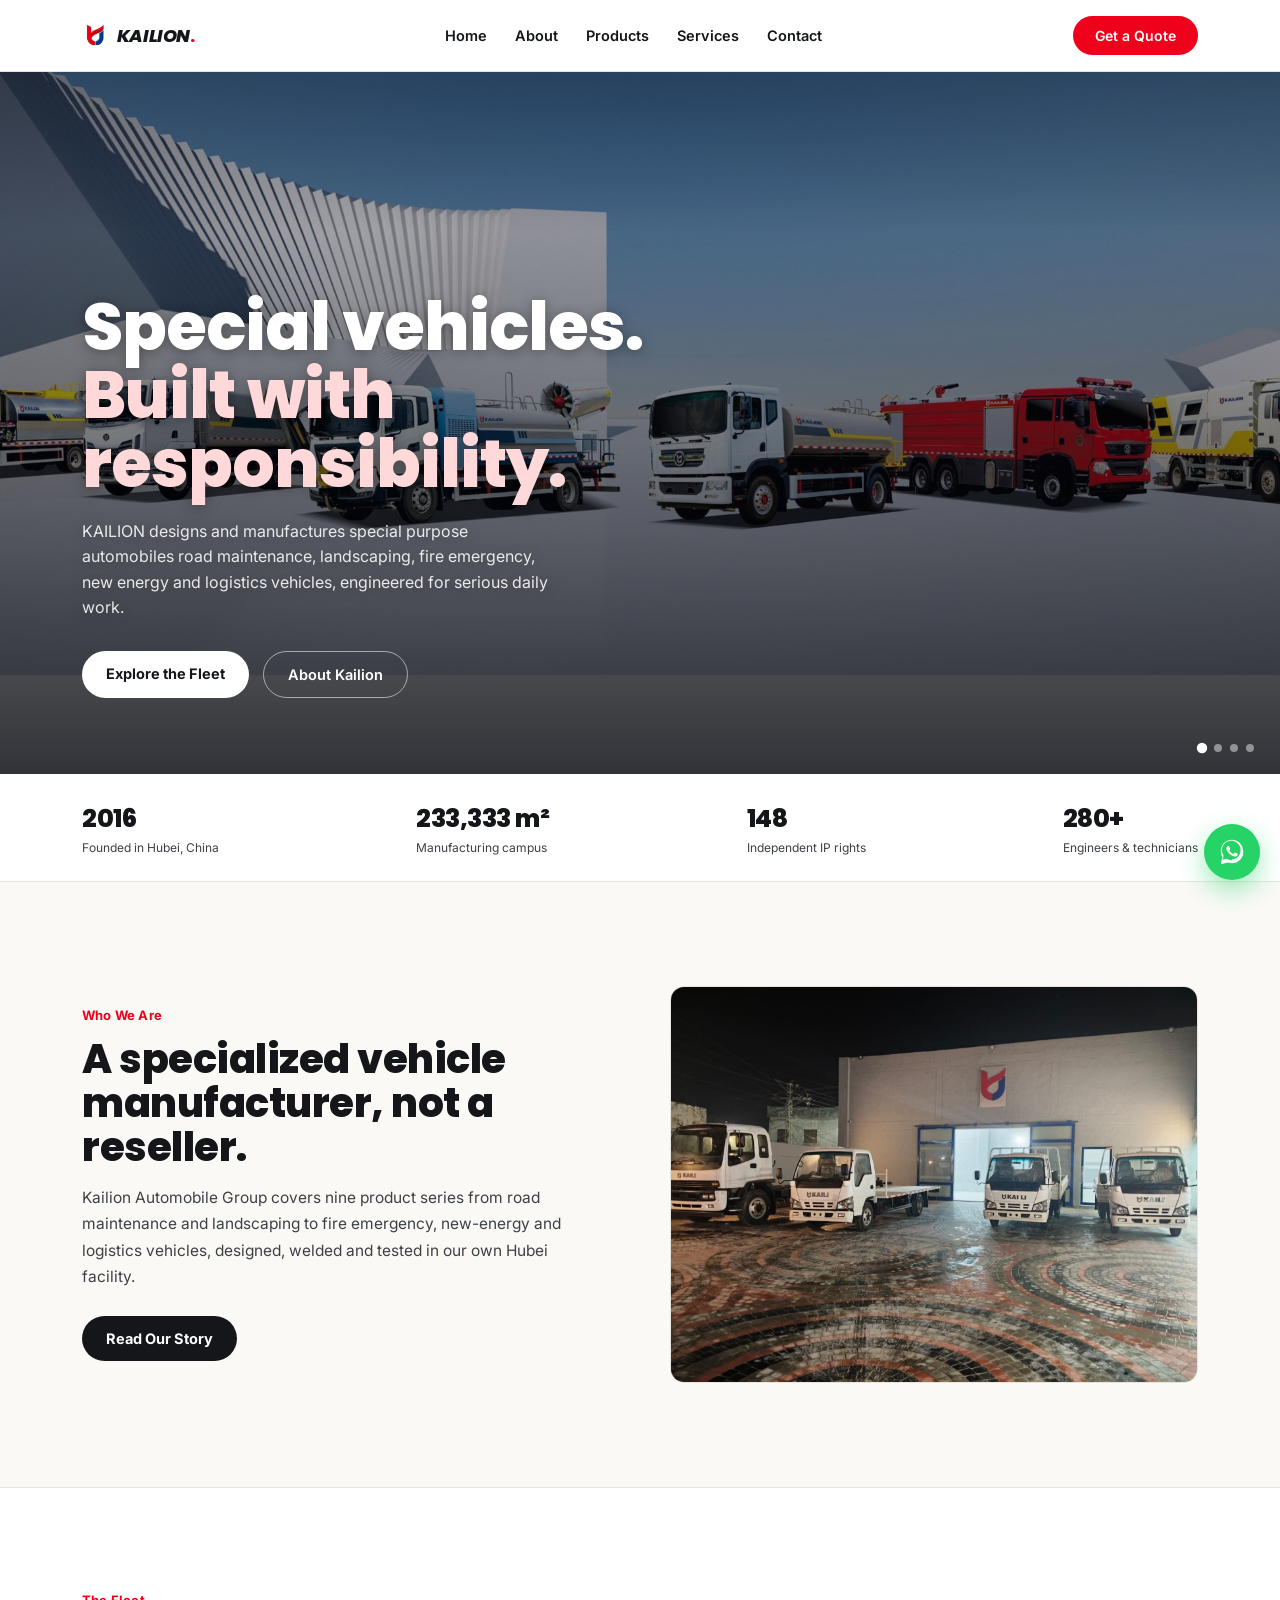
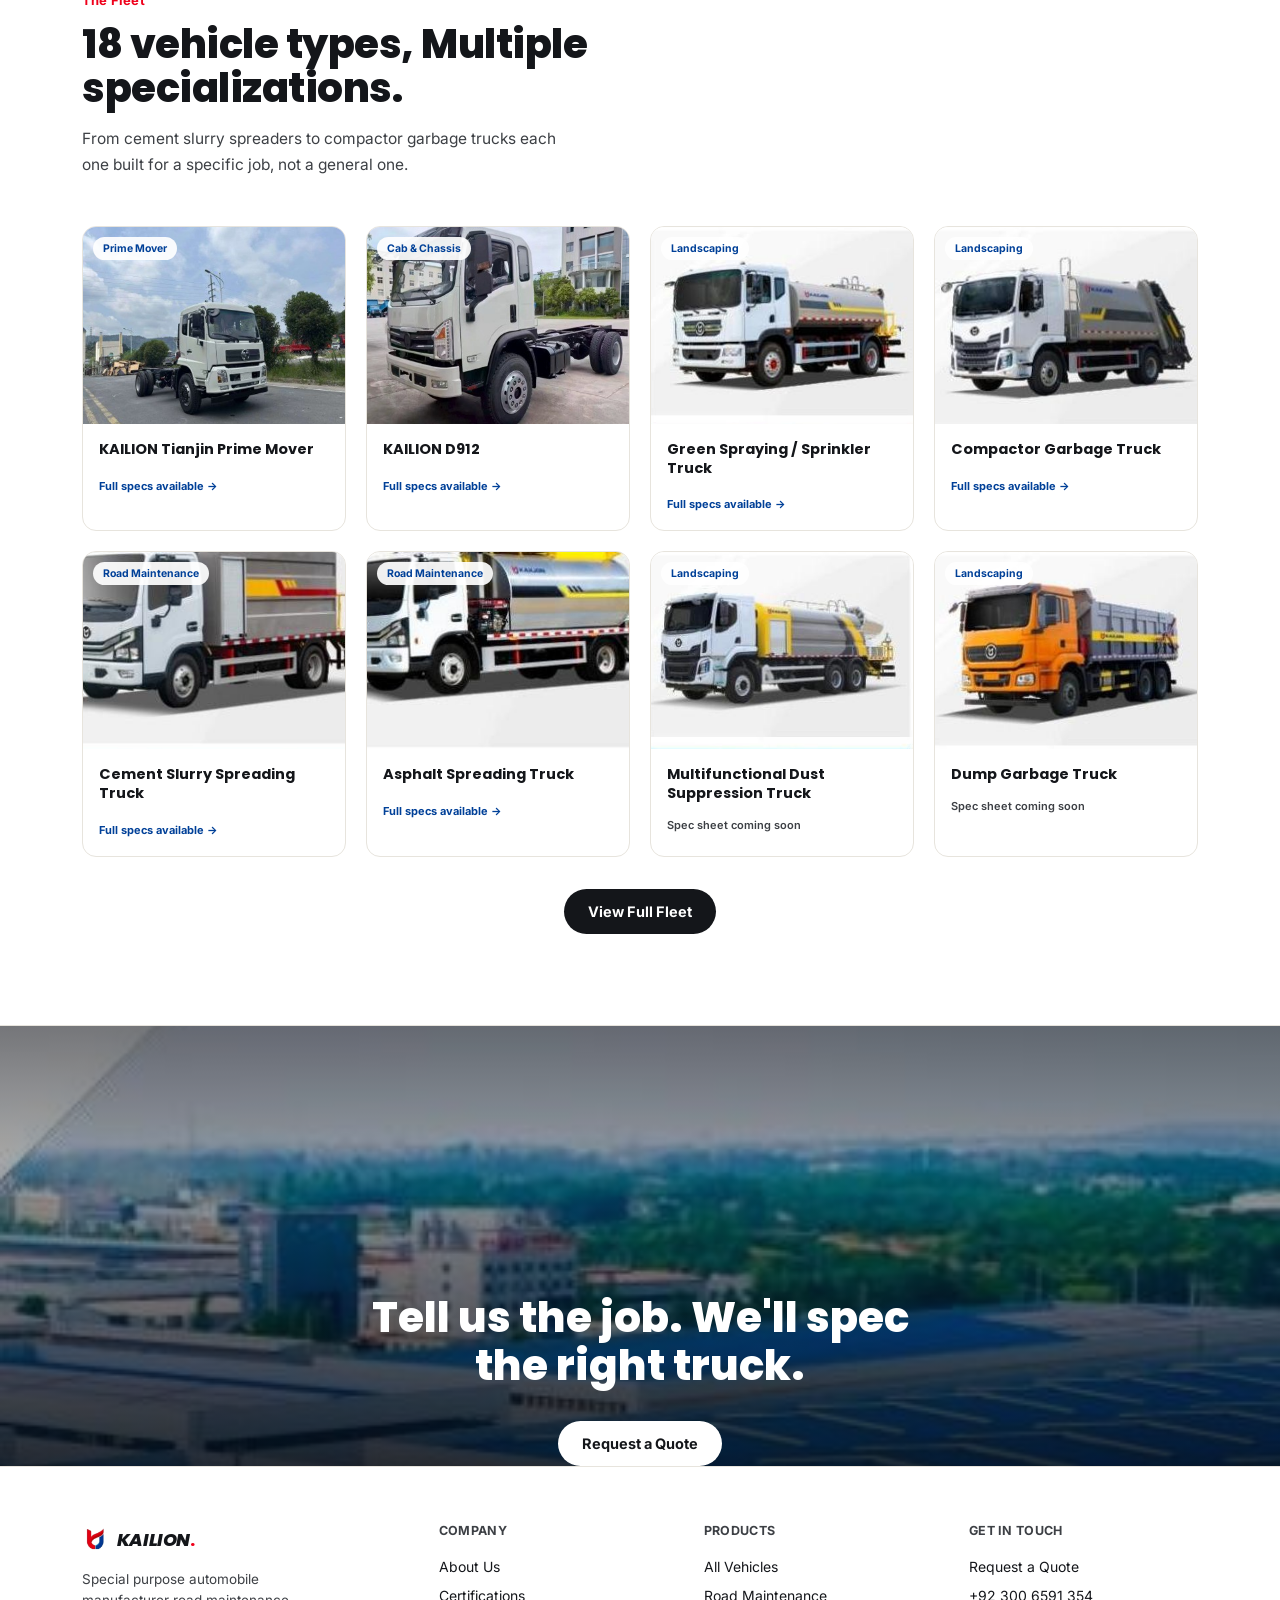
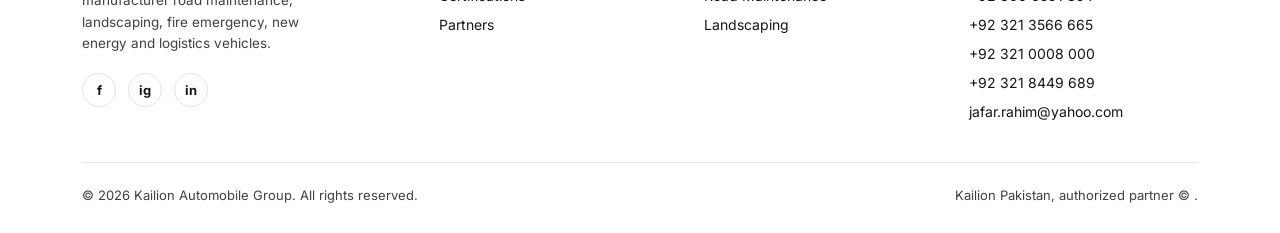
<file: index.html>
<!DOCTYPE html>
<html lang="en">
<head>
<meta charset="UTF-8">
<meta name="viewport" content="width=device-width, initial-scale=1.0">
<title>Kailion FuelTruck Partners</title>
<meta name="description" content="Kailion — Chinese special-purpose automobile manufacturer with an authorized Pakistan partnership. Road maintenance, landscaping, fire emergency, new energy and logistics vehicles.">
<meta property="og:title" content="Kailion Trucks — Special Automobile Group">
<meta property="og:description" content="Special-purpose vehicles manufactured in China, sold and serviced in Pakistan through an authorized partnership.">
<meta property="og:type" content="website">
<meta name="twitter:card" content="summary_large_image">
<link rel="preconnect" href="https://fonts.googleapis.com">
<link rel="preconnect" href="https://fonts.gstatic.com" crossorigin>
<link href="https://fonts.googleapis.com/css2?family=Inter:wght@400;500;600;700;800&family=Poppins:ital,wght@0,700;0,800;1,700;1,800&display=swap" rel="stylesheet">
<!-- PASTE GOOGLE SEARCH CONSOLE VERIFICATION TAG HERE (only needed on index.html, but fine on every page) -->
<link rel="canonical" href="https://kailiontrucks.com/">
<link rel="icon" type="image/x-icon" href="favicon.ico">
<link rel="icon" type="image/png" sizes="32x32" href="assets/img/favicon-32.png">
<link rel="icon" type="image/png" sizes="16x16" href="assets/img/favicon-16.png">
<link rel="apple-touch-icon" sizes="180x180" href="assets/img/apple-touch-icon.png">
<link rel="stylesheet" href="css/style.css">
</head>
<body>

<header id="siteHeader">
  <div class="wrap">
    <a class="logo" href="index.html"><img src="assets/img/kailion-logo.png" alt="Kailion" style="height:34px; width:auto;"><span class="logo-word">KAILION<span style="color:var(--red);font-style:normal;">.</span></span></a>
        <nav class="links">
      <a href="index.html" class="active">Home</a>
      <a href="about.html">About</a>
      <a href="products.html">Products</a>
      <a href="services.html">Services</a>
      <a href="contact.html">Contact</a>
    </nav>
    <a href="https://wa.me/923006591354?text=Hi%2C%20I%27m%20interested%20in%20Kailion%20vehicles" class="cta-pill" target="_blank" rel="noopener">Get a Quote</a>
    <button class="burger" id="burgerBtn" aria-label="Menu"><span></span><span></span><span></span></button>
  </div>
</header>

<div id="mobileNav">
  <div class="mtop"><div class="logo"><img src="assets/img/kailion-logo.png" alt="Kailion" style="height:34px; width:auto;"><span class="logo-word">KAILION<span style="color:var(--red);font-style:normal;">.</span></span></div><button class="close" id="mobileNavClose">×</button></div>
    <a href="index.html">Home</a>
  <a href="about.html">About</a>
  <a href="products.html">Products</a>
  <a href="services.html">Services</a>
  <a href="contact.html">Contact</a>
</div>

<!-- HERO SLIDER -->
<section class="photo-hero hero-main" id="heroSlider">
  <div class="slide-track">
    <img class="bgimg slide active" src="assets/img/hero-lineup.jpg" alt="Kailion special automobile fleet lineup">
    <img class="bgimg slide" src="assets/img/warehouse.jpg" alt="Kailion vehicles at the dispatch yard">
    <img class="bgimg slide" src="assets/img/factory-aerial.jpg" alt="Kailion manufacturing campus, Hubei China">
    <img class="bgimg slide" src="assets/img/truck-sprinkler.jpg" alt="Kailion sprinkler truck">
  </div>
  <div class="scrim"></div>
  <div class="wrap content">
      
    <h1 class="hero-h"><span class="l">Special vehicles.</span><span class="l">Built with responsibility.</span></h1>
    <p class="hero-sub">KAILION designs and manufactures special purpose automobiles road maintenance, landscaping, fire emergency, new energy and logistics vehicles, engineered for serious daily work.</p>
    <div class="hero-ctas">
      <a href="products.html" class="btn-solid">Explore the Fleet</a>
      <a href="about.html" class="btn-outline">About Kailion</a>
    </div>
  </div>
  <div class="slide-dots">
    <button class="dot-ind active" aria-label="Slide 1"></button>
    <button class="dot-ind" aria-label="Slide 2"></button>
    <button class="dot-ind" aria-label="Slide 3"></button>
    <button class="dot-ind" aria-label="Slide 4"></button>
  </div>
</section>

<!-- TRUST BAR -->
<section id="trust">
  <div class="wrap">
    <div class="trust-item"><div class="n">2016</div><div class="l">Founded in Hubei, China</div></div>
    <div class="trust-item"><div class="n">233,333 m²</div><div class="l">Manufacturing campus</div></div>
    <div class="trust-item"><div class="n">148</div><div class="l">Independent IP rights</div></div>
    <div class="trust-item"><div class="n">280+</div><div class="l">Engineers &amp; technicians</div></div>
  </div>
</section>

<!-- ABOUT TEASER -->
<section class="sec">
  <div class="wrap" style="display:grid; grid-template-columns:1fr 1fr; gap:60px; align-items:center;">
    <div class="reveal">
      <div class="kicker">Who We Are</div>
      <h2 class="sec-h">A specialized vehicle manufacturer, not a reseller.</h2>
      <p class="sec-p">Kailion Automobile Group covers nine product series from road maintenance and landscaping to fire emergency, new-energy and logistics vehicles, designed, welded and tested in our own Hubei facility.</p>
      <a href="about.html" class="btn-dark" style="display:inline-block; margin-top:26px;">Read Our Story</a>
    </div>
    <div class="reveal rd1" style="border-radius:var(--radius); overflow:hidden; border:1px solid var(--line);">
      <img src="assets/img/warehouse.jpg" alt="Kailion vehicles at the dispatch yard">
    </div>
  </div>
</section>

<!-- FLEET TEASER -->
<section class="sec section-surface">
  <div class="wrap">
    <div class="kicker reveal">The Fleet</div>
    <h2 class="sec-h reveal">18 vehicle types, Multiple specializations.</h2>
    <p class="sec-p reveal">From cement slurry spreaders to compactor garbage trucks each one built for a specific job, not a general one.</p>
    <div class="card-grid" id="homeGrid"></div>
    <div style="text-align:center; margin-top:44px;">
      <a href="products.html" class="btn-dark">View Full Fleet</a>
    </div>
  </div>
</section>

<!-- CTA -->
<section class="photo-hero" style="min-height:440px;">
  <img class="bgimg" src="assets/img/factory-aerial.jpg" alt="Kailion manufacturing campus">
  <div class="scrim"></div>
  <div class="wrap content" style="text-align:center; padding-bottom:0; display:flex; flex-direction:column; align-items:center;">
    <h2 style="color:#fff; font-size:clamp(24px,4vw,42px); font-weight:800; max-width:600px; line-height:1.15;">Tell us the job. We'll spec the right truck.</h2>
    <div class="hero-ctas" style="animation-delay:0; opacity:1; justify-content:center;">
      <a href="contact.html" class="btn-solid">Request a Quote</a>
    </div>
  </div>
</section>

<footer>
  <div class="wrap">
    <div class="fgrid">
      <div>
        <div class="logo" style="margin-bottom:12px;"><img src="assets/img/kailion-logo.png" alt="Kailion" style="height:34px; width:auto;"><span class="logo-word">KAILION<span style="color:var(--red);font-style:normal;">.</span></span></div>
        <p style="font-size:13.5px; color:var(--muted); line-height:1.6; max-width:260px;">Special purpose automobile manufacturer road maintenance, landscaping, fire emergency, new energy and logistics vehicles.</p>
        <div class="social-row" style="margin-top:18px;">
          <a href="#" aria-label="Facebook">f</a>
          <a href="#" aria-label="Instagram">ig</a>
          <a href="#" aria-label="LinkedIn">in</a>
        </div>
      </div>
      <div><h5>Company</h5><div class="flist"><a href="about.html">About Us</a><a href="about.html#certs">Certifications</a><a href="about.html#partners">Partners</a></div></div>
      <div><h5>Products</h5><div class="flist"><a href="products.html">All Vehicles</a><a href="products.html">Road Maintenance</a><a href="products.html">Landscaping</a></div></div>
      <div><h5>Get In Touch</h5><div class="flist"><a href="contact.html">Request a Quote</a><a href="tel:+923006591354">+92 300 6591 354</a><a href="tel:+923213566665">+92 321 3566 665</a><a href="tel:+923210008000">+92 321 0008 000</a><a href="tel:+923218449689">+92 321 8449 689</a><a href="mailto:jafar.rahim@yahoo.com">jafar.rahim@yahoo.com</a></div></div>
    </div>
    <div class="fbottom">
      <div>© 2026 Kailion Automobile Group. All rights reserved.</div>
      <div>Kailion Pakistan, authorized partner © .</div>
    </div>
  </div>
</footer>

<script src="js/trucks-data.js"></script>

<a href="https://wa.me/923006591354?text=Hi%2C%20I%27m%20interested%20in%20Kailion%20vehicles" class="wa-float" target="_blank" rel="noopener" aria-label="Chat on WhatsApp">
  <svg viewBox="0 0 32 32" width="30" height="30" xmlns="http://www.w3.org/2000/svg"><path fill="#fff" d="M16.02 3C9.4 3 4 8.4 4 15.02c0 2.35.66 4.55 1.8 6.44L4 29l7.72-1.75a11.9 11.9 0 0 0 4.3.8h.01c6.62 0 12.02-5.4 12.02-12.03C28.05 8.4 22.65 3 16.02 3Zm0 21.9h-.01a9.9 9.9 0 0 1-5.05-1.39l-.36-.21-4.58 1.04 1.06-4.46-.24-.38a9.86 9.86 0 0 1-1.52-5.48c0-5.47 4.45-9.92 9.93-9.92 2.65 0 5.14 1.03 7.01 2.9a9.85 9.85 0 0 1 2.9 7.02c0 5.47-4.45 9.88-9.14 9.88Zm5.44-7.41c-.3-.15-1.76-.87-2.03-.97-.27-.1-.47-.15-.67.15-.2.3-.77.97-.94 1.17-.17.2-.35.22-.65.07-.3-.15-1.24-.46-2.37-1.47-.87-.78-1.47-1.74-1.64-2.04-.17-.3-.02-.46.13-.6.13-.13.3-.35.45-.52.15-.17.2-.3.3-.5.1-.2.05-.37-.02-.52-.07-.15-.67-1.62-.92-2.22-.24-.58-.49-.5-.67-.51h-.57c-.2 0-.52.07-.79.37-.27.3-1.04 1.02-1.04 2.48 0 1.46 1.07 2.87 1.22 3.07.15.2 2.1 3.2 5.08 4.49.71.31 1.26.49 1.69.62.71.23 1.36.2 1.87.12.57-.08 1.76-.72 2-1.42.25-.69.25-1.29.17-1.42-.07-.13-.27-.2-.57-.35Z"/></svg>
</a>

<script src="js/main.js"></script>
<script>
  renderTruckGrid('homeGrid');
  const grid = document.getElementById('homeGrid');
  if(grid){ Array.from(grid.children).slice(8).forEach(c => c.remove()); }
</script>
</body>
</html>
</file>
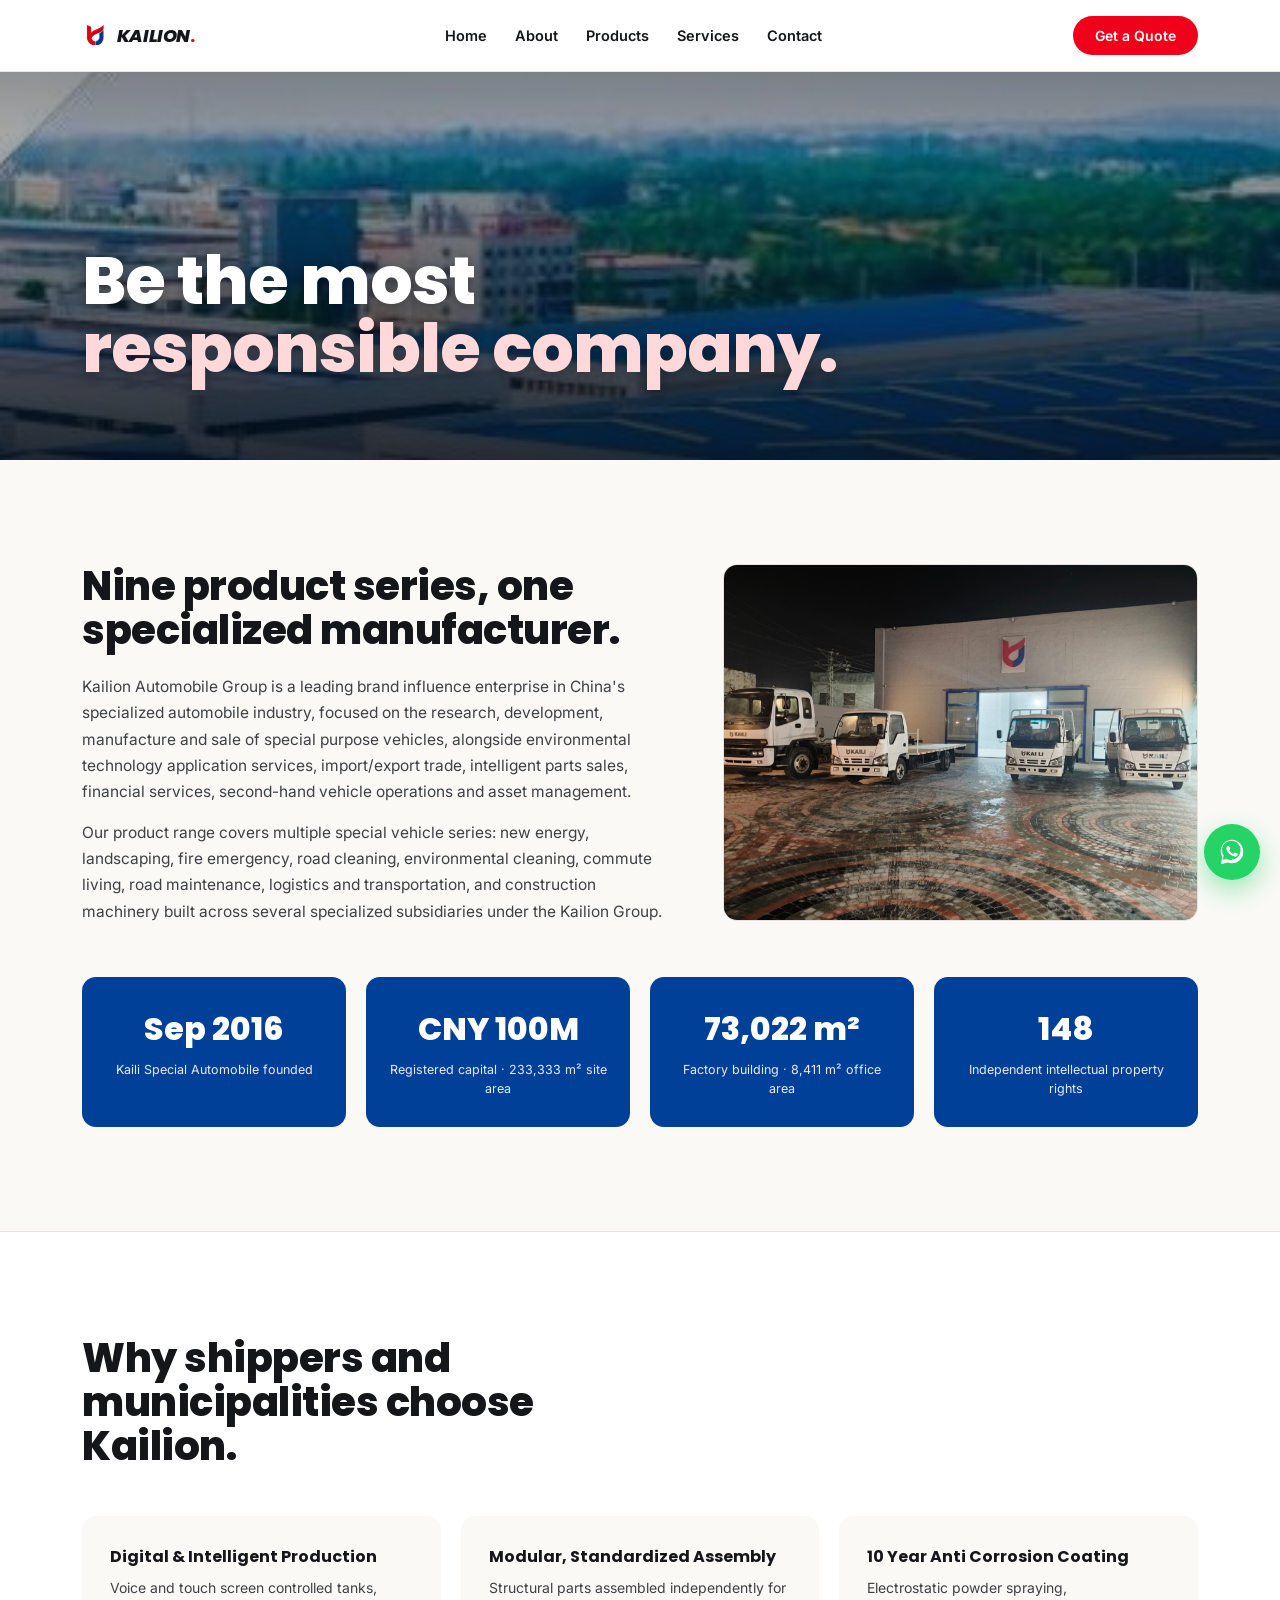
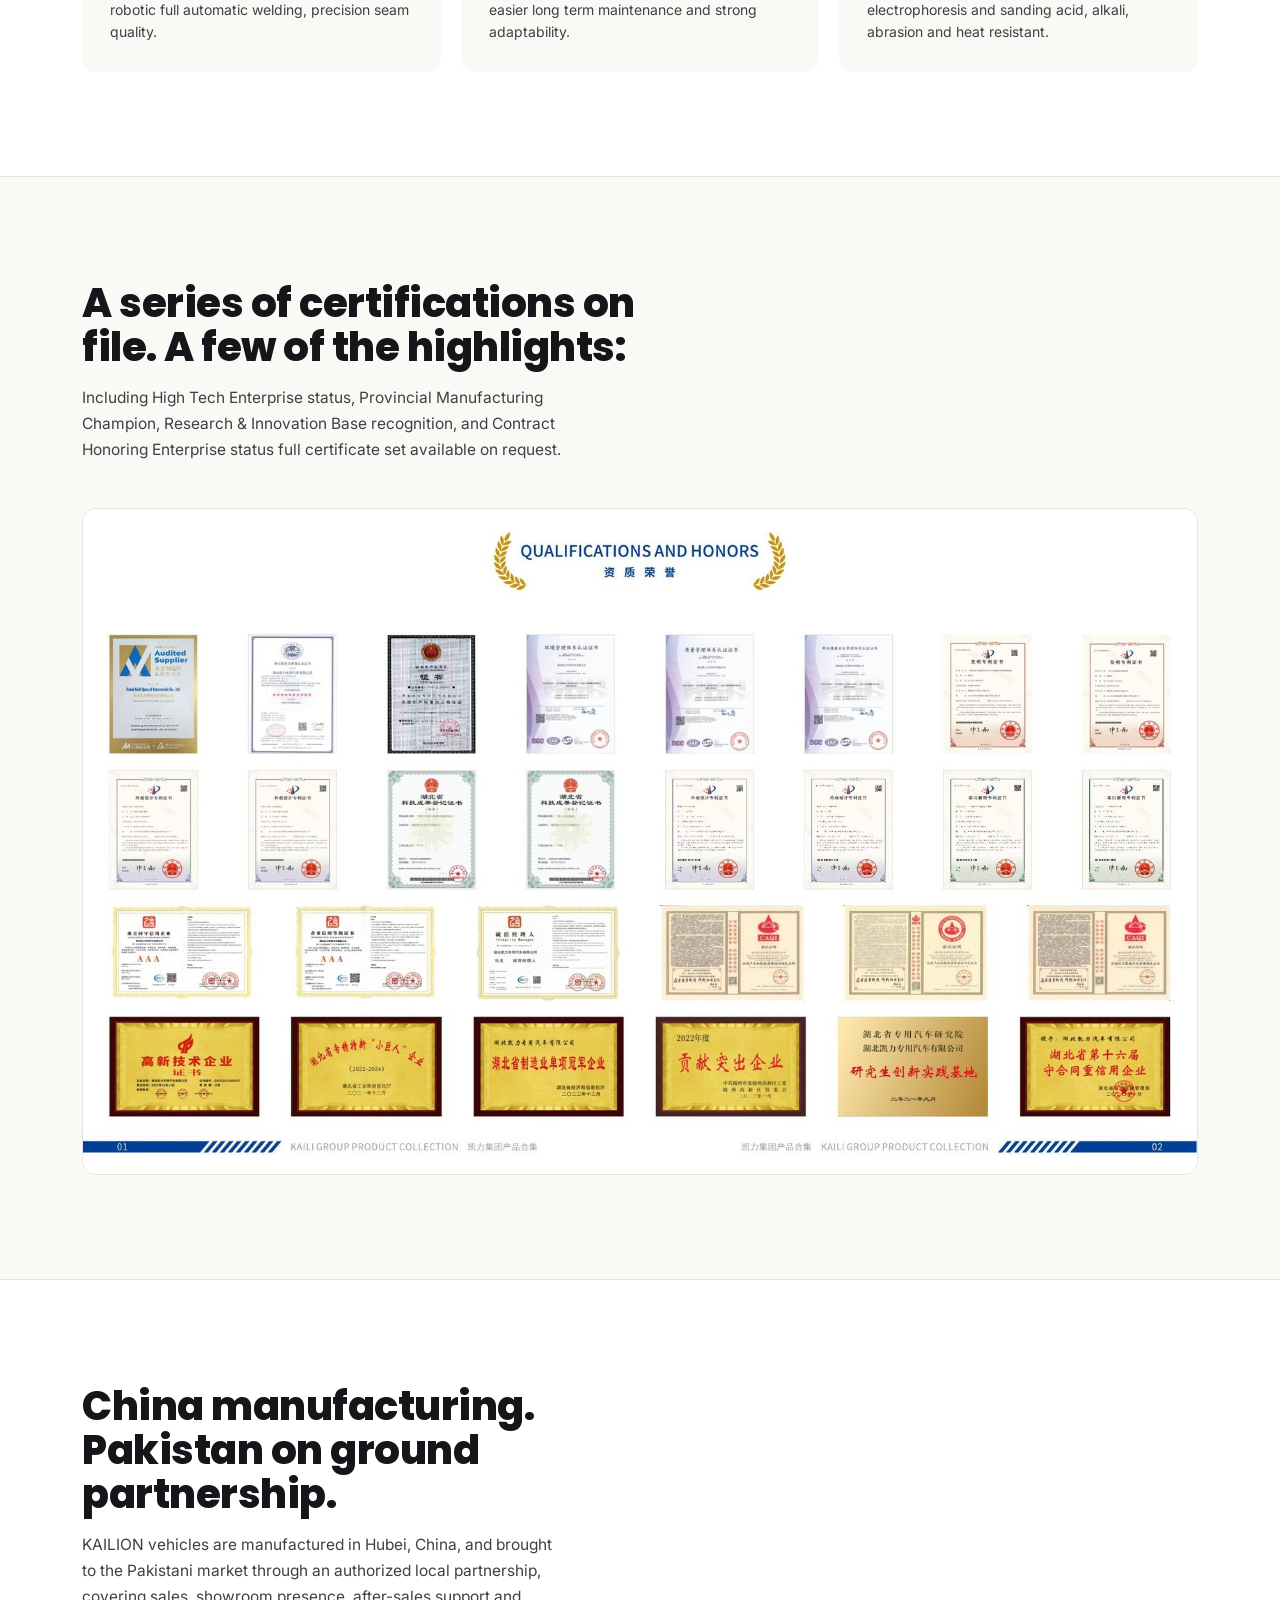
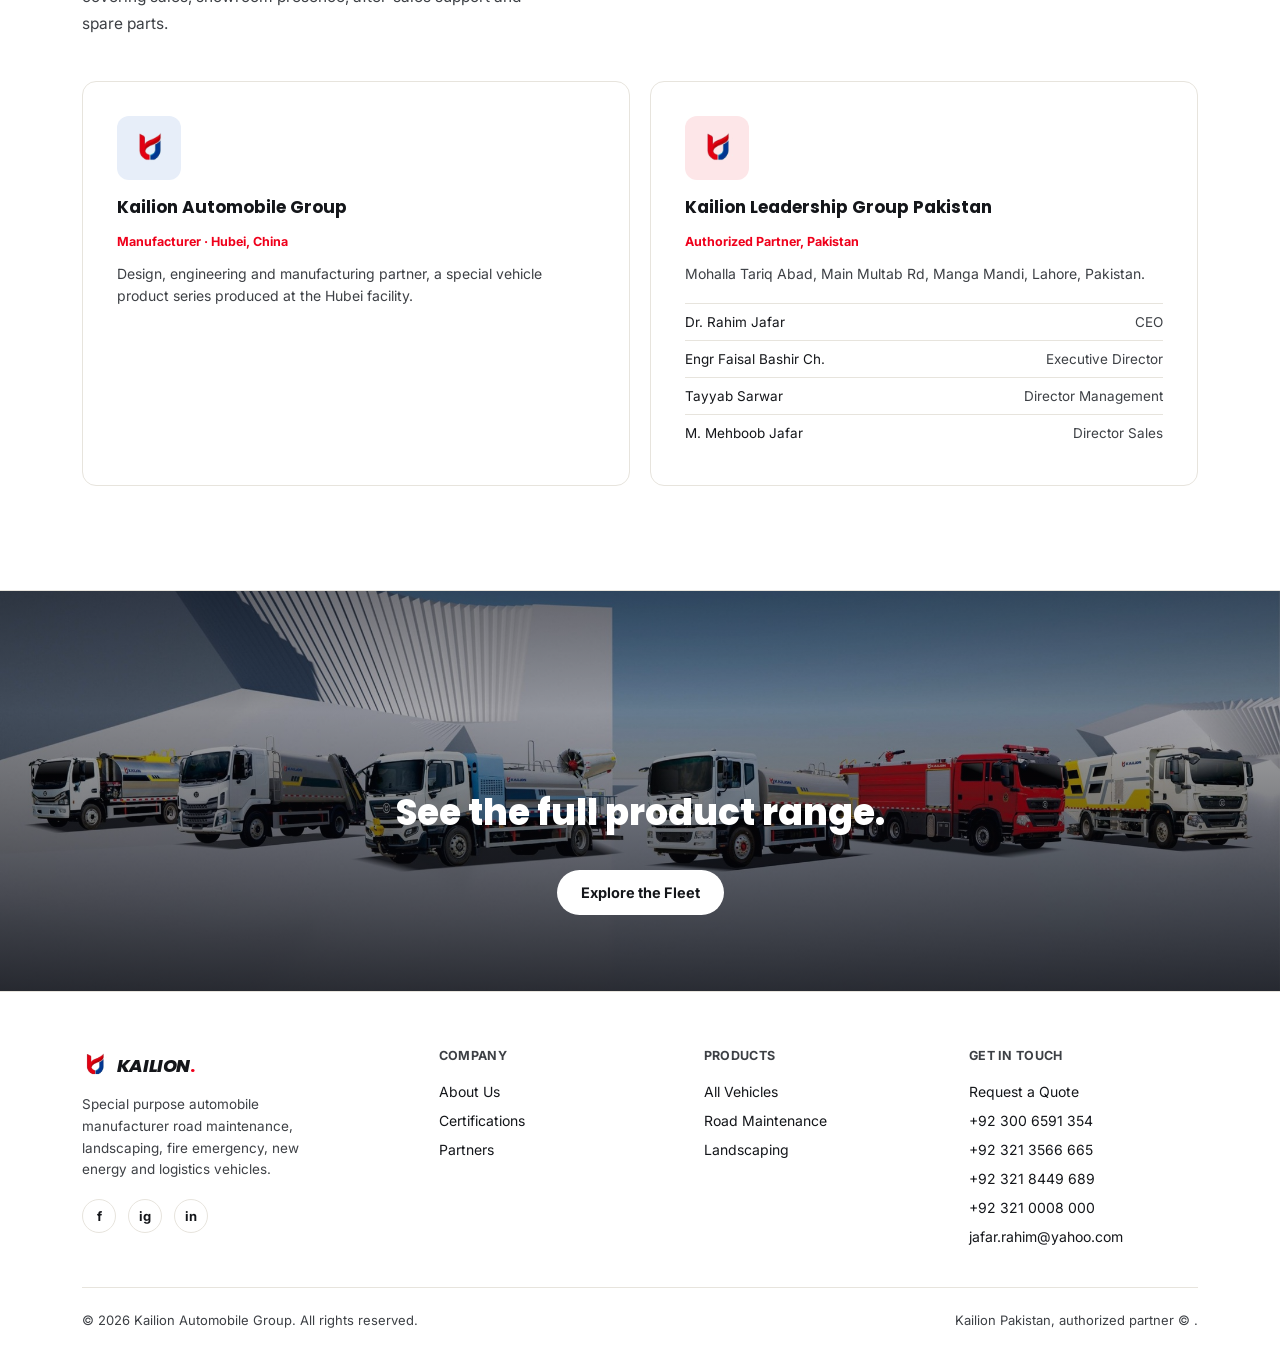
<file: about.html>
<!DOCTYPE html>
<html lang="en">
<head>
<meta charset="UTF-8">
<meta name="viewport" content="width=device-width, initial-scale=1.0">
<title>About KailionTrucks Partners Company Profile &amp; Certifications</title>
<meta name="description" content="About Kailion Automobile Group founded 2016 in Hubei, China. Company profile, certifications, manufacturing facts, and the Pakistan partnership.">
<meta property="og:title" content="About Kailion  Company Profile & Certifications">
<meta property="og:description" content="Founded 2016, Hubei China. 148 patents, 27 certifications, nine special vehicle product series.">
<meta property="og:type" content="website">
<link rel="preconnect" href="https://fonts.googleapis.com">
<link rel="preconnect" href="https://fonts.gstatic.com" crossorigin>
<link href="https://fonts.googleapis.com/css2?family=Inter:wght@400;500;600;700;800&family=Poppins:ital,wght@0,700;0,800;1,700;1,800&display=swap" rel="stylesheet">
<!-- PASTE GOOGLE SEARCH CONSOLE VERIFICATION TAG HERE (only needed on index.html, but fine on every page) -->
<link rel="canonical" href="https://kailiontrucks.com/about.html">
<link rel="icon" type="image/x-icon" href="favicon.ico">
<link rel="icon" type="image/png" sizes="32x32" href="assets/img/favicon-32.png">
<link rel="icon" type="image/png" sizes="16x16" href="assets/img/favicon-16.png">
<link rel="apple-touch-icon" sizes="180x180" href="assets/img/apple-touch-icon.png">
<link rel="stylesheet" href="css/style.css">
</head>
<body>

<header id="siteHeader">
  <div class="wrap">
    <a class="logo" href="index.html"><img src="assets/img/kailion-logo.png" alt="Kailion" style="height:34px; width:auto;"><span class="logo-word">KAILION<span style="color:var(--red);font-style:normal;">.</span></span></a>
        <nav class="links">
      <a href="index.html">Home</a>
      <a href="about.html" class="active">About</a>
      <a href="products.html">Products</a>
      <a href="services.html">Services</a>
      <a href="contact.html">Contact</a>
    </nav>
    <a href="https://wa.me/923006591354?text=Hi%2C%20I%27m%20interested%20in%20Kailion%20vehicles" class="cta-pill" target="_blank" rel="noopener">Get a Quote</a>
    <button class="burger" id="burgerBtn" aria-label="Menu"><span></span><span></span><span></span></button>
  </div>
</header>

<div id="mobileNav">
  <div class="mtop"><div class="logo"><img src="assets/img/kailion-logo.png" alt="Kailion" style="height:34px; width:auto;"><span class="logo-word">KAILION<span style="color:var(--red);font-style:normal;">.</span></span></div><button class="close" id="mobileNavClose">×</button></div>
    <a href="index.html">Home</a>
  <a href="about.html">About</a>
  <a href="products.html">Products</a>
  <a href="services.html">Services</a>
  <a href="contact.html">Contact</a>
</div>

<section class="photo-hero" style="min-height:460px;">
  <img class="bgimg" src="assets/img/factory-aerial.jpg" alt="Kailion manufacturing campus, Hubei">
  <div class="scrim"></div>
  <div class="wrap content">
    
    <h1 class="hero-h"><span class="l">Be the most</span><span class="l">responsible company.</span></h1>
  </div>
</section>

<section class="sec">
  <div class="wrap" style="display:grid; grid-template-columns:1.1fr 0.9fr; gap:60px;">
    <div class="reveal">
      <h2 class="sec-h">Nine product series, one specialized manufacturer.</h2>
      <p class="sec-p" style="max-width:none; margin-top:22px;">
        Kailion Automobile Group is a leading brand influence enterprise in China's specialized automobile industry, focused on the research, development, manufacture and sale of special purpose vehicles, alongside environmental technology application services, import/export trade, intelligent parts sales, financial services, second-hand vehicle operations and asset management.
      </p>
      <p class="sec-p" style="max-width:none; margin-top:14px;">
        Our product range covers multiple special vehicle series: new energy, landscaping, fire emergency, road cleaning, environmental cleaning, commute living, road maintenance, logistics and transportation, and construction machinery built across several specialized subsidiaries under the Kailion Group.
      </p>
    </div>
    <div class="reveal rd1" style="border-radius:var(--radius); overflow:hidden; border:1px solid var(--line); align-self:start;">
      <img src="assets/img/warehouse.jpg" alt="Kailion fleet at the dispatch yard">
    </div>
  </div>

  <div class="wrap">
    <div class="fact-grid">
      <div class="fact-card reveal"><div class="n">Sep 2016</div><div class="l">Kaili Special Automobile founded</div></div>
      <div class="fact-card reveal rd1"><div class="n">CNY 100M</div><div class="l">Registered capital · 233,333 m² site area</div></div>
      <div class="fact-card reveal rd2"><div class="n">73,022 m²</div><div class="l">Factory building · 8,411 m² office area</div></div>
      <div class="fact-card reveal rd3"><div class="n">148</div><div class="l">Independent intellectual property rights</div></div>
    </div>
  </div>
</section>

<section class="sec section-surface">
  <div class="wrap">
    <h2 class="sec-h reveal">Why shippers and municipalities choose Kailion.</h2>
    <div class="card-grid" style="grid-template-columns:repeat(3,1fr);">
      <div class="reveal" style="background:var(--bg); border-radius:var(--radius); padding:28px;">
        <h4 style="font-size:16px; font-weight:700; margin-bottom:8px;">Digital &amp; Intelligent Production</h4>
        <p style="font-size:14px; color:var(--muted); line-height:1.6;">Voice and touch screen controlled tanks, robotic full automatic welding, precision seam quality.</p>
      </div>
      <div class="reveal rd1" style="background:var(--bg); border-radius:var(--radius); padding:28px;">
        <h4 style="font-size:16px; font-weight:700; margin-bottom:8px;">Modular, Standardized Assembly</h4>
        <p style="font-size:14px; color:var(--muted); line-height:1.6;">Structural parts assembled independently for easier long term maintenance and strong adaptability.</p>
      </div>
      <div class="reveal rd2" style="background:var(--bg); border-radius:var(--radius); padding:28px;">
        <h4 style="font-size:16px; font-weight:700; margin-bottom:8px;">10 Year Anti Corrosion Coating</h4>
        <p style="font-size:14px; color:var(--muted); line-height:1.6;">Electrostatic powder spraying, electrophoresis and sanding acid, alkali, abrasion and heat resistant.</p>
      </div>
    </div>
  </div>
</section>

<section class="sec" id="certs">
  <div class="wrap">
      
    <h2 class="sec-h reveal">A series of  certifications on file. A few of the highlights:</h2>
    <p class="sec-p reveal">Including High Tech Enterprise status, Provincial Manufacturing Champion, Research &amp; Innovation Base recognition, and Contract Honoring Enterprise status full certificate set available on request.</p>
    <div class="reveal rd1" style="margin-top:44px; border-radius:var(--radius); overflow:hidden; border:1px solid var(--line);">
      <img src="assets/img/awards-selected.jpg" alt="Kailion selected awards — High-Tech Enterprise, Provincial Manufacturing Champion and more">
    </div>
  </div>
</section>

<section class="sec section-surface" id="partners">
  <div class="wrap">
    <h2 class="sec-h reveal">China manufacturing. Pakistan on ground partnership.</h2>
    <p class="sec-p reveal">KAILION vehicles are manufactured in Hubei, China, and brought to the Pakistani market through an authorized local partnership, covering sales, showroom presence, after-sales support and spare parts.</p>
    <!--
      HOW TO ADD A PARTNER CARD:
      Duplicate one ".partner-card" block below, change the logo image path,
      the name, the role text, and the description. Put logo files in assets/img/.
    -->
    <div class="card-grid" style="grid-template-columns:repeat(2,1fr); margin-top:44px;">
      <div class="partner-card reveal" style="background:var(--surface); border:1px solid var(--line); border-radius:var(--radius); padding:34px; display:flex; flex-direction:column; align-items:flex-start; gap:14px;">
        <div style="width:64px; height:64px; border-radius:12px; background:var(--blue-tint); display:flex; align-items:center; justify-content:center; padding:10px;"><img src="assets/img/kailion-logo.png" alt="Kailion" style="width:100%; height:100%; object-fit:contain;"></div>
        <h4 style="font-size:17px; font-weight:700;">Kailion Automobile Group</h4>
        <div style="font-size:12.5px; color:var(--red); font-weight:700;">Manufacturer · Hubei, China</div>
        <p style="font-size:14px; color:var(--muted); line-height:1.6;">Design, engineering and manufacturing partner, a special vehicle product series produced at the Hubei facility.</p>
      </div>
      <div class="partner-card reveal rd1" style="background:var(--surface); border:1px solid var(--line); border-radius:var(--radius); padding:34px; display:flex; flex-direction:column; align-items:flex-start; gap:14px;">
        <div style="width:64px; height:64px; border-radius:12px; background:var(--red-tint); display:flex; align-items:center; justify-content:center; padding:10px;"><img src="assets/img/kailion-logo.png" alt="Kailion Partners, Pakistan" style="width:100%; height:100%; object-fit:contain;"></div>
        <h4 style="font-size:17px; font-weight:700;">Kailion Leadership Group Pakistan</h4>
        <div style="font-size:12.5px; color:var(--red); font-weight:700;">Authorized Partner, Pakistan</div>
        <p style="font-size:14px; color:var(--muted); line-height:1.6;">Mohalla Tariq Abad, Main Multab Rd, Manga Mandi, Lahore, Pakistan.</p>
        <div style="display:flex; flex-direction:column; gap:0; margin-top:4px; font-size:13.5px; color:var(--ink); width:100%;">
          <div style="display:flex; justify-content:space-between; padding:10px 0; border-top:1px solid var(--line);"><span>Dr. Rahim Jafar</span><span style="color:var(--muted);">CEO</span></div>
          <div style="display:flex; justify-content:space-between; padding:10px 0; border-top:1px solid var(--line);"><span>Engr Faisal Bashir Ch.</span><span style="color:var(--muted);">Executive Director</span></div>
          <div style="display:flex; justify-content:space-between; padding:10px 0; border-top:1px solid var(--line);"><span>Tayyab Sarwar</span><span style="color:var(--muted);">Director Management</span></div>
          <div style="display:flex; justify-content:space-between; padding:10px 0; border-top:1px solid var(--line);"><span>M. Mehboob Jafar</span><span style="color:var(--muted);">Director Sales</span></div>
        </div>
      </div>
    </div>
  </div>
</section>

<section class="photo-hero" style="min-height:400px;">
  <img class="bgimg" src="assets/img/hero-lineup.jpg" alt="Kailion vehicle lineup">
  <div class="scrim"></div>
  <div class="wrap content" style="text-align:center; align-items:center; display:flex; flex-direction:column;">
    <h2 style="color:#fff; font-size:clamp(22px,3.6vw,36px); font-weight:800;">See the full product range.</h2>
    <div class="hero-ctas" style="animation-delay:0; opacity:1; justify-content:center;">
      <a href="products.html" class="btn-solid">Explore the Fleet</a>
    </div>
  </div>
</section>

<footer>
  <div class="wrap">
    <div class="fgrid">
      <div>
        <div class="logo" style="margin-bottom:12px;"><img src="assets/img/kailion-logo.png" alt="Kailion" style="height:34px; width:auto;"><span class="logo-word">KAILION<span style="color:var(--red);font-style:normal;">.</span></span></div>
        <p style="font-size:13.5px; color:var(--muted); line-height:1.6; max-width:260px;">Special purpose automobile manufacturer road maintenance, landscaping, fire emergency, new energy and logistics vehicles.</p>
        <div class="social-row" style="margin-top:18px;">
          <a href="#" aria-label="Facebook">f</a>
          <a href="#" aria-label="Instagram">ig</a>
          <a href="#" aria-label="LinkedIn">in</a>
        </div>
      </div>
      <div><h5>Company</h5><div class="flist"><a href="about.html">About Us</a><a href="about.html#certs">Certifications</a><a href="about.html#partners">Partners</a></div></div>
      <div><h5>Products</h5><div class="flist"><a href="products.html">All Vehicles</a><a href="products.html">Road Maintenance</a><a href="products.html">Landscaping</a></div></div>
      <div><h5>Get In Touch</h5><div class="flist"><a href="contact.html">Request a Quote</a><a href="tel:+923006591354">+92 300 6591 354</a><a href="tel:+923213566665">+92 321 3566 665</a><a href="tel:+923218449689">+92 321 8449 689</a><a href="tel:+923210008000">+92 321 0008 000</a><a href="mailto:jafar.rahim@yahoo.com">jafar.rahim@yahoo.com</a></div></div>
    </div>
    <div class="fbottom">
      <div>© 2026 Kailion Automobile Group. All rights reserved.</div>
      <div>Kailion Pakistan, authorized partner © .</div>
    </div>
  </div>
</footer>


<a href="https://wa.me/923006591354?text=Hi%2C%20I%27m%20interested%20in%20Kailion%20vehicles" class="wa-float" target="_blank" rel="noopener" aria-label="Chat on WhatsApp">
  <svg viewBox="0 0 32 32" width="30" height="30" xmlns="http://www.w3.org/2000/svg"><path fill="#fff" d="M16.02 3C9.4 3 4 8.4 4 15.02c0 2.35.66 4.55 1.8 6.44L4 29l7.72-1.75a11.9 11.9 0 0 0 4.3.8h.01c6.62 0 12.02-5.4 12.02-12.03C28.05 8.4 22.65 3 16.02 3Zm0 21.9h-.01a9.9 9.9 0 0 1-5.05-1.39l-.36-.21-4.58 1.04 1.06-4.46-.24-.38a9.86 9.86 0 0 1-1.52-5.48c0-5.47 4.45-9.92 9.93-9.92 2.65 0 5.14 1.03 7.01 2.9a9.85 9.85 0 0 1 2.9 7.02c0 5.47-4.45 9.88-9.14 9.88Zm5.44-7.41c-.3-.15-1.76-.87-2.03-.97-.27-.1-.47-.15-.67.15-.2.3-.77.97-.94 1.17-.17.2-.35.22-.65.07-.3-.15-1.24-.46-2.37-1.47-.87-.78-1.47-1.74-1.64-2.04-.17-.3-.02-.46.13-.6.13-.13.3-.35.45-.52.15-.17.2-.3.3-.5.1-.2.05-.37-.02-.52-.07-.15-.67-1.62-.92-2.22-.24-.58-.49-.5-.67-.51h-.57c-.2 0-.52.07-.79.37-.27.3-1.04 1.02-1.04 2.48 0 1.46 1.07 2.87 1.22 3.07.15.2 2.1 3.2 5.08 4.49.71.31 1.26.49 1.69.62.71.23 1.36.2 1.87.12.57-.08 1.76-.72 2-1.42.25-.69.25-1.29.17-1.42-.07-.13-.27-.2-.57-.35Z"/></svg>
</a>

<script src="js/main.js"></script>
</body>
</html>
</file>
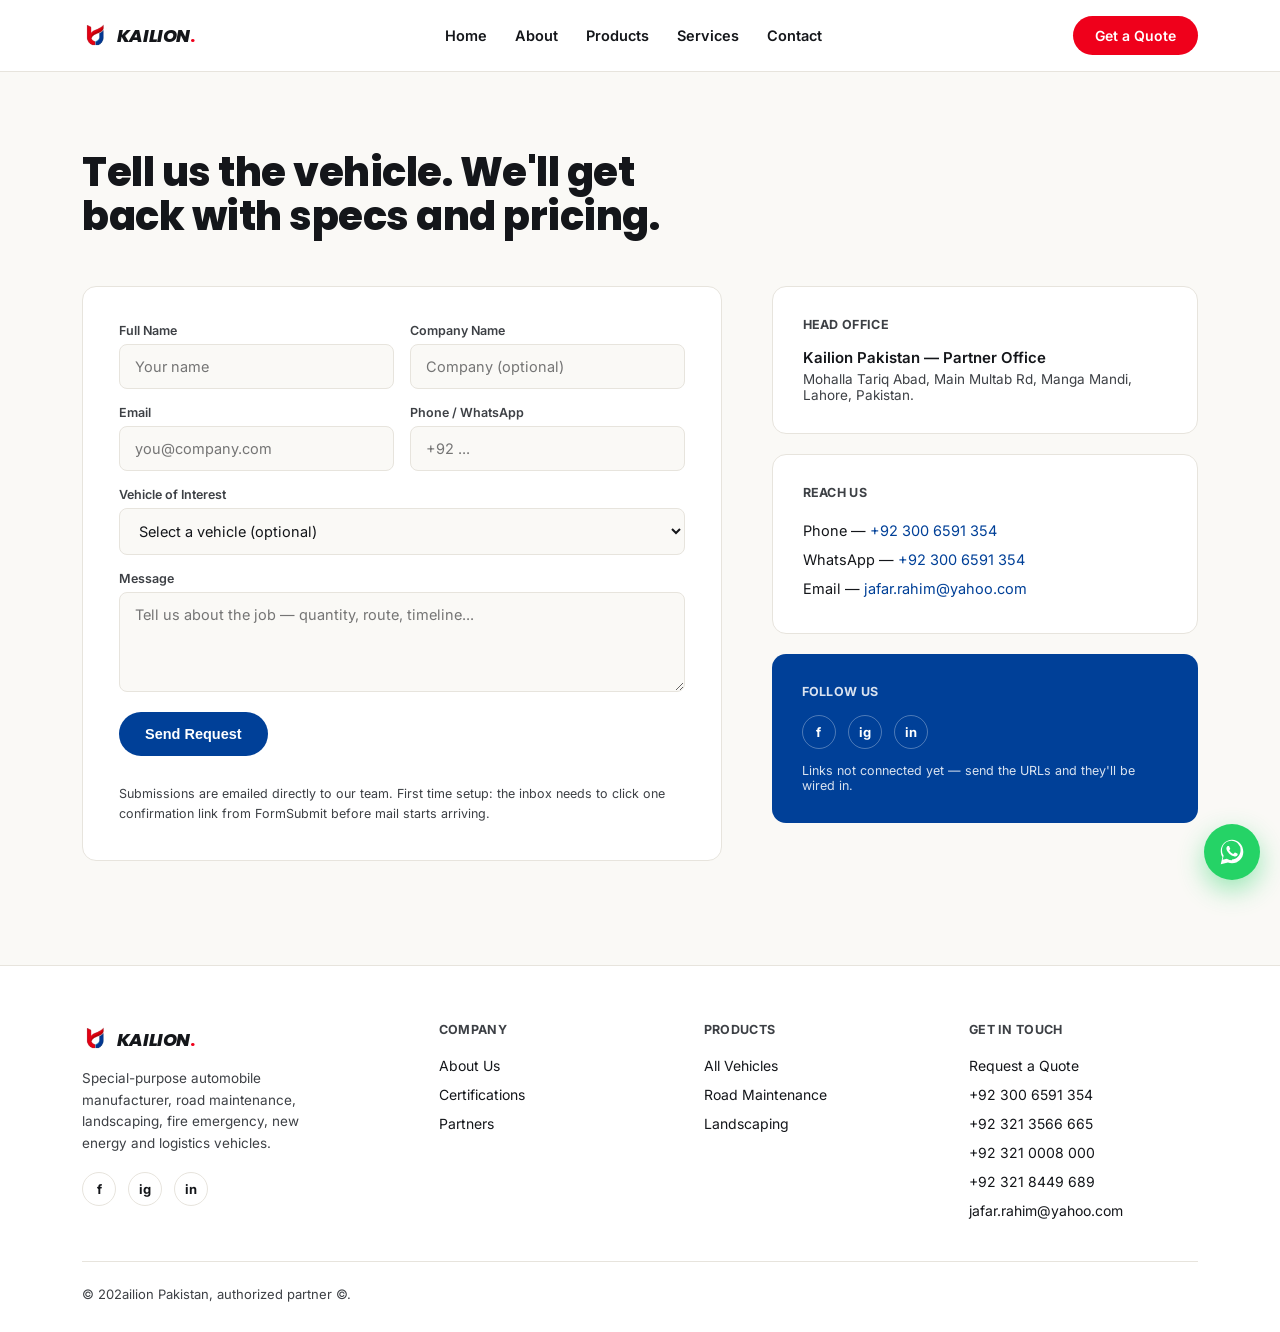
<file: contact.html>
<!DOCTYPE html>
<html lang="en">
<head>
<meta charset="UTF-8">
<meta name="viewport" content="width=device-width, initial-scale=1.0">
<title>Contact, Get In Touch With  Kailion Trucks</title>
<meta name="description" content="Contact Kailion Trucks Pakistan for quotes, spare parts and service enquiries.">
<meta property="og:title" content="Contact Kailion Trucks">
<meta property="og:type" content="website">
<link rel="preconnect" href="https://fonts.googleapis.com">
<link rel="preconnect" href="https://fonts.gstatic.com" crossorigin>
<link href="https://fonts.googleapis.com/css2?family=Inter:wght@400;500;600;700;800&family=Poppins:ital,wght@0,700;0,800;1,700;1,800&display=swap" rel="stylesheet">
<!-- PASTE GOOGLE SEARCH CONSOLE VERIFICATION TAG HERE (only needed on index.html, but fine on every page) -->
<link rel="canonical" href="https://kailiontrucks.com/contact.html">
<link rel="icon" type="image/x-icon" href="favicon.ico">
<link rel="icon" type="image/png" sizes="32x32" href="assets/img/favicon-32.png">
<link rel="icon" type="image/png" sizes="16x16" href="assets/img/favicon-16.png">
<link rel="apple-touch-icon" sizes="180x180" href="assets/img/apple-touch-icon.png">
<link rel="stylesheet" href="css/style.css">
</head>
<body>

<header id="siteHeader">
  <div class="wrap">
    <a class="logo" href="index.html"><img src="assets/img/kailion-logo.png" alt="Kailion" style="height:34px; width:auto;"><span class="logo-word">KAILION<span style="color:var(--red);font-style:normal;">.</span></span></a>
        <nav class="links">
      <a href="index.html">Home</a>
      <a href="about.html">About</a>
      <a href="products.html">Products</a>
      <a href="services.html">Services</a>
      <a href="contact.html" class="active">Contact</a>
    </nav>
    <a href="https://wa.me/923006591354?text=Hi%2C%20I%27m%20interested%20in%20Kailion%20vehicles" class="cta-pill" target="_blank" rel="noopener">Get a Quote</a>
    <button class="burger" id="burgerBtn" aria-label="Menu"><span></span><span></span><span></span></button>
  </div>
</header>

<div id="mobileNav">
  <div class="mtop"><div class="logo"><img src="assets/img/kailion-logo.png" alt="Kailion" style="height:34px; width:auto;"><span class="logo-word">KAILION<span style="color:var(--red);font-style:normal;">.</span></span></div><button class="close" id="mobileNavClose">×</button></div>
    <a href="index.html">Home</a>
  <a href="about.html">About</a>
  <a href="products.html">Products</a>
  <a href="services.html">Services</a>
  <a href="contact.html">Contact</a>
</div>

<section class="sec" style="padding-top:150px;">
  <div class="wrap">
    <h2 class="sec-h reveal">Tell us the vehicle. We'll get back with specs and pricing.</h2>

    <div style="display:grid; grid-template-columns:1.2fr 0.8fr; gap:50px; margin-top:48px;" id="contactGrid">
      <div class="form-card reveal">
        <form id="quoteForm" action="https://formsubmit.co/jafar.rahim@yahoo.com" method="POST">
          <input type="hidden" name="_subject" value="New Quote Request — Kailion Website">
          <input type="hidden" name="_template" value="table">
          <input type="hidden" name="_captcha" value="false">
          <div class="form-row">
            <div class="form-2col">
              <div><label>Full Name</label><input type="text" name="Full Name" required placeholder="Your name"></div>
              <div><label>Company Name</label><input type="text" name="Company Name" placeholder="Company (optional)"></div>
            </div>
            <div class="form-2col">
              <div><label>Email</label><input type="email" name="Email" required placeholder="you@company.com"></div>
              <div><label>Phone / WhatsApp</label><input type="tel" name="Phone" required placeholder="+92 ..."></div>
            </div>
            <div>
              <label>Vehicle of Interest</label>
              <select id="vehicleSelect" name="Vehicle of Interest"><option value="">Select a vehicle (optional)</option></select>
            </div>
            <div>
              <label>Message</label>
              <textarea name="Message" placeholder="Tell us about the job — quantity, route, timeline..."></textarea>
            </div>
            <button type="submit" class="submit-btn" style="align-self:flex-start;">Send Request</button>
            <p class="form-note" id="formNote">Submissions are emailed directly to our team. First time setup: the inbox needs to click one confirmation link from FormSubmit before mail starts arriving.</p>
          </div>
        </form>
      </div>

      <div class="reveal rd1">
        <div style="background:var(--surface); border:1px solid var(--line); border-radius:var(--radius); padding:30px; margin-bottom:20px;">
          <h5 style="font-size:12.5px; font-weight:700; color:var(--muted); text-transform:uppercase; letter-spacing:0.3px; margin-bottom:16px;">Head Office</h5>
          <p style="font-size:15px; font-weight:600;">Kailion Pakistan — Partner Office</p>
          <p style="font-size:13.5px; color:var(--muted); margin-top:4px;">Mohalla Tariq Abad, Main Multab Rd, Manga Mandi, Lahore, Pakistan.</p>
        </div>
        <div style="background:var(--surface); border:1px solid var(--line); border-radius:var(--radius); padding:30px; margin-bottom:20px;">
          <h5 style="font-size:12.5px; font-weight:700; color:var(--muted); text-transform:uppercase; letter-spacing:0.3px; margin-bottom:16px;">Reach Us</h5>
          <p style="font-size:14.5px; padding:6px 0;">Phone — <a href="tel:+923006591354" style="color:var(--blue);">+92 300 6591 354</a></p>
          <p style="font-size:14.5px; padding:6px 0;">WhatsApp — <a href="https://wa.me/923006591354" style="color:var(--blue);">+92 300 6591 354</a></p>
          <p style="font-size:14.5px; padding:6px 0;">Email — <a href="mailto:jafar.rahim@yahoo.com" style="color:var(--blue);">jafar.rahim@yahoo.com</a></p>
        </div>
        <div style="background:var(--blue); color:#fff; border-radius:var(--radius); padding:30px;">
          <h5 style="font-size:12.5px; font-weight:700; text-transform:uppercase; letter-spacing:0.3px; margin-bottom:16px; opacity:0.85;">Follow Us</h5>
          <div class="social-row">
            <a href="#" style="border-color:rgba(255,255,255,0.3); color:#fff;">f</a>
            <a href="#" style="border-color:rgba(255,255,255,0.3); color:#fff;">ig</a>
            <a href="#" style="border-color:rgba(255,255,255,0.3); color:#fff;">in</a>
          </div>
          <p style="font-size:12.5px; margin-top:14px; opacity:0.85;">Links not connected yet — send the URLs and they'll be wired in.</p>
        </div>
      </div>
    </div>
  </div>
</section>

<footer>
  <div class="wrap">
    <div class="fgrid">
      <div>
        <div class="logo" style="margin-bottom:12px;"><img src="assets/img/kailion-logo.png" alt="Kailion" style="height:34px; width:auto;"><span class="logo-word">KAILION<span style="color:var(--red);font-style:normal;">.</span></span></div>
        <p style="font-size:13.5px; color:var(--muted); line-height:1.6; max-width:260px;">Special-purpose automobile manufacturer, road maintenance, landscaping, fire emergency, new energy and logistics vehicles.</p>
        <div class="social-row" style="margin-top:18px;">
          <a href="#" aria-label="Facebook">f</a>
          <a href="#" aria-label="Instagram">ig</a>
          <a href="#" aria-label="LinkedIn">in</a>
        </div>
      </div>
      <div><h5>Company</h5><div class="flist"><a href="about.html">About Us</a><a href="about.html#certs">Certifications</a><a href="about.html#partners">Partners</a></div></div>
      <div><h5>Products</h5><div class="flist"><a href="products.html">All Vehicles</a><a href="products.html">Road Maintenance</a><a href="products.html">Landscaping</a></div></div>
      <div><h5>Get In Touch</h5><div class="flist"><a href="contact.html">Request a Quote</a><a href="tel:+923006591354">+92 300 6591 354</a><a href="tel:+923213566665">+92 321 3566 665</a><a href="tel:+92320008000">+92 321 0008 000</a><a href="tel:+923218449689">+92 321 8449 689</a><a href="mailto:jafar.rahim@yahoo.com">jafar.rahim@yahoo.com</a></div></div>
    </div>
    <div class="fbottom">
      <div>© 202ailion Pakistan, authorized partner ©.</div>
    </div>
  </div>
</footer>

<script src="js/trucks-data.js"></script>

<a href="https://wa.me/923006591354?text=Hi%2C%20I%27m%20interested%20in%20Kailion%20vehicles" class="wa-float" target="_blank" rel="noopener" aria-label="Chat on WhatsApp">
  <svg viewBox="0 0 32 32" width="30" height="30" xmlns="http://www.w3.org/2000/svg"><path fill="#fff" d="M16.02 3C9.4 3 4 8.4 4 15.02c0 2.35.66 4.55 1.8 6.44L4 29l7.72-1.75a11.9 11.9 0 0 0 4.3.8h.01c6.62 0 12.02-5.4 12.02-12.03C28.05 8.4 22.65 3 16.02 3Zm0 21.9h-.01a9.9 9.9 0 0 1-5.05-1.39l-.36-.21-4.58 1.04 1.06-4.46-.24-.38a9.86 9.86 0 0 1-1.52-5.48c0-5.47 4.45-9.92 9.93-9.92 2.65 0 5.14 1.03 7.01 2.9a9.85 9.85 0 0 1 2.9 7.02c0 5.47-4.45 9.88-9.14 9.88Zm5.44-7.41c-.3-.15-1.76-.87-2.03-.97-.27-.1-.47-.15-.67.15-.2.3-.77.97-.94 1.17-.17.2-.35.22-.65.07-.3-.15-1.24-.46-2.37-1.47-.87-.78-1.47-1.74-1.64-2.04-.17-.3-.02-.46.13-.6.13-.13.3-.35.45-.52.15-.17.2-.3.3-.5.1-.2.05-.37-.02-.52-.07-.15-.67-1.62-.92-2.22-.24-.58-.49-.5-.67-.51h-.57c-.2 0-.52.07-.79.37-.27.3-1.04 1.02-1.04 2.48 0 1.46 1.07 2.87 1.22 3.07.15.2 2.1 3.2 5.08 4.49.71.31 1.26.49 1.69.62.71.23 1.36.2 1.87.12.57-.08 1.76-.72 2-1.42.25-.69.25-1.29.17-1.42-.07-.13-.27-.2-.57-.35Z"/></svg>
</a>

<script src="js/main.js"></script>
<script>
  const sel = document.getElementById('vehicleSelect');
  TRUCKS.forEach(t => {
    const opt = document.createElement('option');
    opt.value = t.id; opt.textContent = t.name;
    sel.appendChild(opt);
  });
  document.getElementById('quoteForm').addEventListener('submit', function(){
    this.querySelector('.submit-btn').textContent = 'Sending...';
  });
</script>
</body>
</html>
</file>
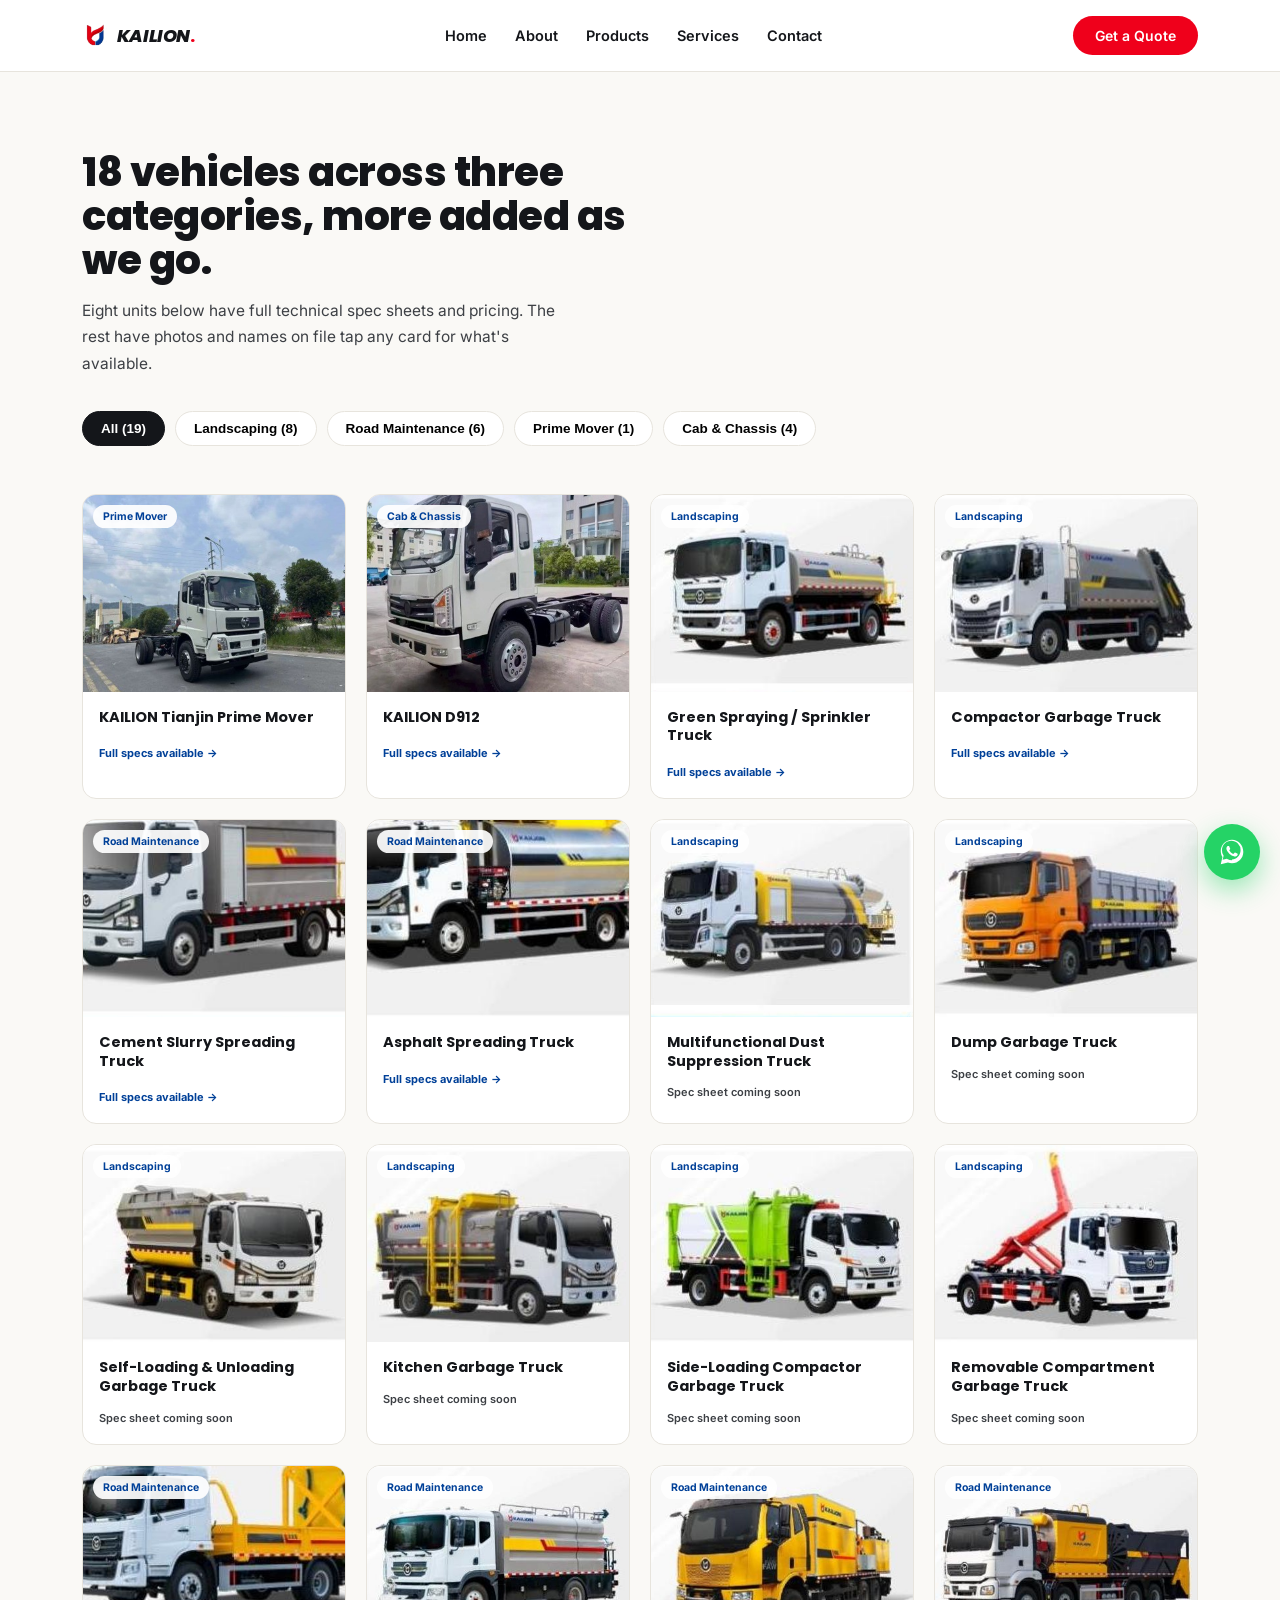
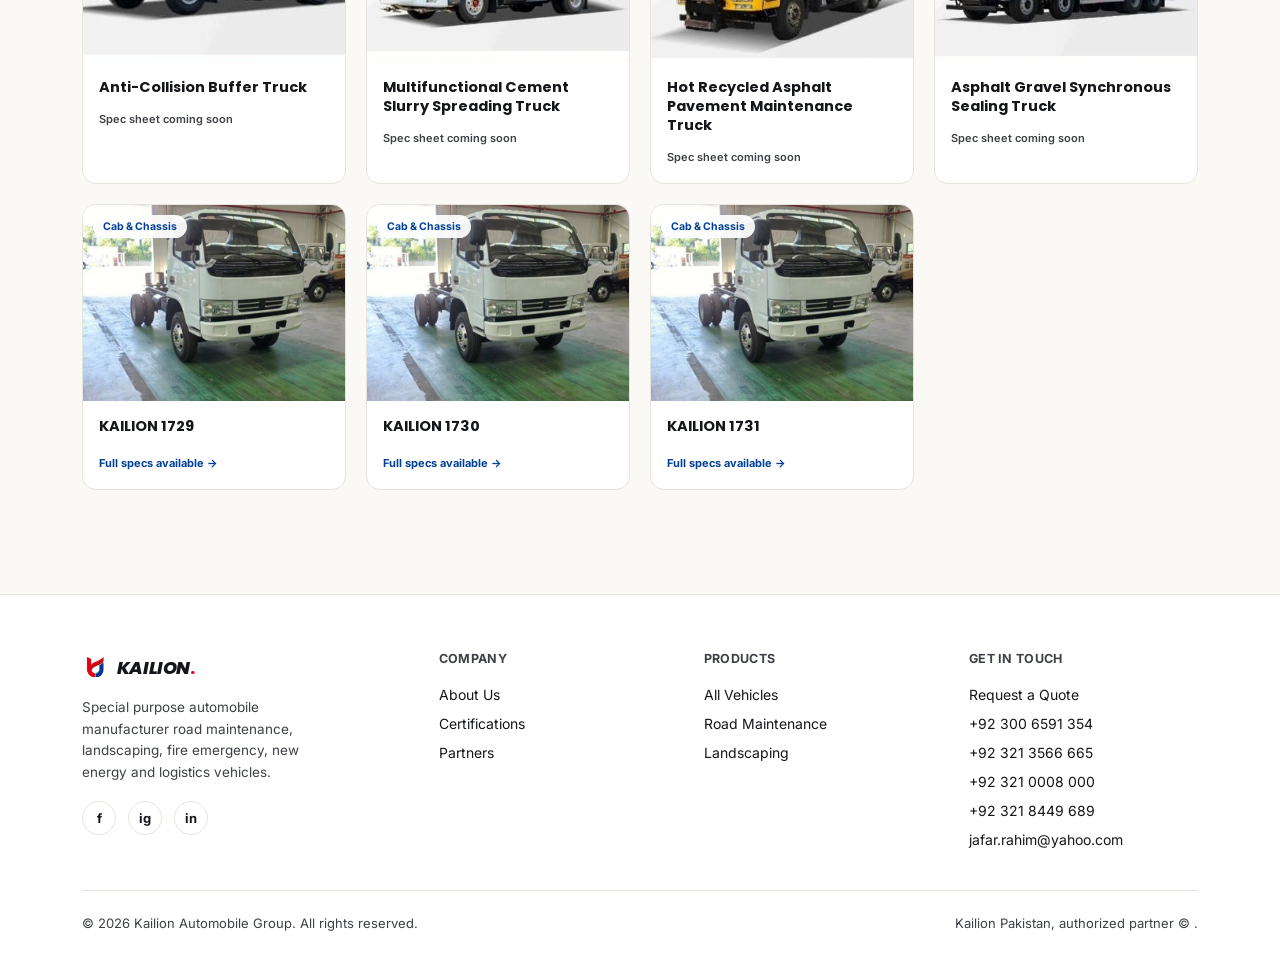
<file: product.html>
<!DOCTYPE html>
<html lang="en">
<head>
<meta charset="UTF-8">
<meta name="viewport" content="width=device-width, initial-scale=1.0">
<title>Products KailionTrucks Partners  Fleet</title>
<meta name="description" content="Explore the full Kailion vehicle range  prime movers, cab & chassis trucks, landscaping and road maintenance special vehicles.">
<meta property="og:title" content="Products KailionTrucks Partners Fleet">
<meta property="og:description" content="A series of special purpose vehicles across road maintenance, landscaping and heavy duty categories.">
<meta property="og:type" content="website">
<link rel="preconnect" href="https://fonts.googleapis.com">
<link rel="preconnect" href="https://fonts.gstatic.com" crossorigin>
<link href="https://fonts.googleapis.com/css2?family=Inter:wght@400;500;600;700;800&family=Poppins:ital,wght@0,700;0,800;1,700;1,800&display=swap" rel="stylesheet">
<!-- PASTE GOOGLE SEARCH CONSOLE VERIFICATION TAG HERE (only needed on index.html, but fine on every page) -->
<link rel="canonical" href="https://kailiontrucks.com/products.html">
<link rel="icon" type="image/x-icon" href="favicon.ico">
<link rel="icon" type="image/png" sizes="32x32" href="assets/img/favicon-32.png">
<link rel="icon" type="image/png" sizes="16x16" href="assets/img/favicon-16.png">
<link rel="apple-touch-icon" sizes="180x180" href="assets/img/apple-touch-icon.png">
<link rel="stylesheet" href="css/style.css">
</head>
<body>

<header id="siteHeader">
  <div class="wrap">
    <a class="logo" href="index.html"><img src="assets/img/kailion-logo.png" alt="Kailion" style="height:34px; width:auto;"><span class="logo-word">KAILION<span style="color:var(--red);font-style:normal;">.</span></span></a>
        <nav class="links">
      <a href="index.html">Home</a>
      <a href="about.html">About</a>
      <a href="products.html" class="active">Products</a>
      <a href="services.html">Services</a>
      <a href="contact.html">Contact</a>
    </nav>
    <a href="https://wa.me/923006591354?text=Hi%2C%20I%27m%20interested%20in%20Kailion%20vehicles" class="cta-pill" target="_blank" rel="noopener">Get a Quote</a>
    <button class="burger" id="burgerBtn" aria-label="Menu"><span></span><span></span><span></span></button>
  </div>
</header>

<div id="mobileNav">
  <div class="mtop"><div class="logo"><img src="assets/img/kailion-logo.png" alt="Kailion" style="height:34px; width:auto;"><span class="logo-word">KAILION<span style="color:var(--red);font-style:normal;">.</span></span></div><button class="close" id="mobileNavClose">×</button></div>
    <a href="index.html">Home</a>
  <a href="about.html">About</a>
  <a href="products.html">Products</a>
  <a href="services.html">Services</a>
  <a href="contact.html">Contact</a>
</div>

<section class="sec" style="padding-top:150px;">
  <div class="wrap">
    <h2 class="sec-h reveal">18 vehicles across three categories, more added as we go.</h2>
    <p class="sec-p reveal">Eight units below have full technical spec sheets and pricing. The rest have photos and names on file tap any card for what's available.</p>

    <div class="filter-row" id="filterRow">
      <button class="filter-btn active" data-cat="All">All (19)</button>
      <button class="filter-btn" data-cat="Landscaping">Landscaping (8)</button>
      <button class="filter-btn" data-cat="Road Maintenance">Road Maintenance (6)</button>
      <button class="filter-btn" data-cat="Prime Mover">Prime Mover (1)</button>
      <button class="filter-btn" data-cat="Cab &amp; Chassis">Cab &amp; Chassis (4)</button>
    </div>

    <div class="card-grid" id="fleetGrid"></div>
  </div>
</section>

<footer>
  <div class="wrap">
    <div class="fgrid">
      <div>
        <div class="logo" style="margin-bottom:12px;"><img src="assets/img/kailion-logo.png" alt="Kailion" style="height:34px; width:auto;"><span class="logo-word">KAILION<span style="color:var(--red);font-style:normal;">.</span></span></div>
        <p style="font-size:13.5px; color:var(--muted); line-height:1.6; max-width:260px;">Special purpose automobile manufacturer road maintenance, landscaping, fire emergency, new energy and logistics vehicles.</p>
        <div class="social-row" style="margin-top:18px;">
          <a href="#" aria-label="Facebook">f</a>
          <a href="#" aria-label="Instagram">ig</a>
          <a href="#" aria-label="LinkedIn">in</a>
        </div>
      </div>
      <div><h5>Company</h5><div class="flist"><a href="about.html">About Us</a><a href="about.html#certs">Certifications</a><a href="about.html#partners">Partners</a></div></div>
      <div><h5>Products</h5><div class="flist"><a href="products.html">All Vehicles</a><a href="products.html">Road Maintenance</a><a href="products.html">Landscaping</a></div></div>
      <div><h5>Get In Touch</h5><div class="flist"><a href="contact.html">Request a Quote</a><a href="tel:+923006591354">+92 300 6591 354</a><a href="tel:+923213566665">+92 321 3566 665</a><a href="tel:+923210008000">+92 321 0008 000</a><a href="tel:+923218449689">+92 321 8449 689</a><a href="mailto:jafar.rahim@yahoo.com">jafar.rahim@yahoo.com</a></div></div>
    </div>
    <div class="fbottom">
      <div>© 2026 Kailion Automobile Group. All rights reserved.</div>
      <div>Kailion Pakistan, authorized partner © .</div>
    </div>
  </div>
</footer>

<script src="js/trucks-data.js"></script>

<a href="https://wa.me/923006591354?text=Hi%2C%20I%27m%20interested%20in%20Kailion%20vehicles" class="wa-float" target="_blank" rel="noopener" aria-label="Chat on WhatsApp">
  <svg viewBox="0 0 32 32" width="30" height="30" xmlns="http://www.w3.org/2000/svg"><path fill="#fff" d="M16.02 3C9.4 3 4 8.4 4 15.02c0 2.35.66 4.55 1.8 6.44L4 29l7.72-1.75a11.9 11.9 0 0 0 4.3.8h.01c6.62 0 12.02-5.4 12.02-12.03C28.05 8.4 22.65 3 16.02 3Zm0 21.9h-.01a9.9 9.9 0 0 1-5.05-1.39l-.36-.21-4.58 1.04 1.06-4.46-.24-.38a9.86 9.86 0 0 1-1.52-5.48c0-5.47 4.45-9.92 9.93-9.92 2.65 0 5.14 1.03 7.01 2.9a9.85 9.85 0 0 1 2.9 7.02c0 5.47-4.45 9.88-9.14 9.88Zm5.44-7.41c-.3-.15-1.76-.87-2.03-.97-.27-.1-.47-.15-.67.15-.2.3-.77.97-.94 1.17-.17.2-.35.22-.65.07-.3-.15-1.24-.46-2.37-1.47-.87-.78-1.47-1.74-1.64-2.04-.17-.3-.02-.46.13-.6.13-.13.3-.35.45-.52.15-.17.2-.3.3-.5.1-.2.05-.37-.02-.52-.07-.15-.67-1.62-.92-2.22-.24-.58-.49-.5-.67-.51h-.57c-.2 0-.52.07-.79.37-.27.3-1.04 1.02-1.04 2.48 0 1.46 1.07 2.87 1.22 3.07.15.2 2.1 3.2 5.08 4.49.71.31 1.26.49 1.69.62.71.23 1.36.2 1.87.12.57-.08 1.76-.72 2-1.42.25-.69.25-1.29.17-1.42-.07-.13-.27-.2-.57-.35Z"/></svg>
</a>

<script src="js/main.js"></script>
<script>
  renderTruckGrid('fleetGrid');
  initFilters('filterRow', 'fleetGrid');
</script>
</body>
</html>
</file>
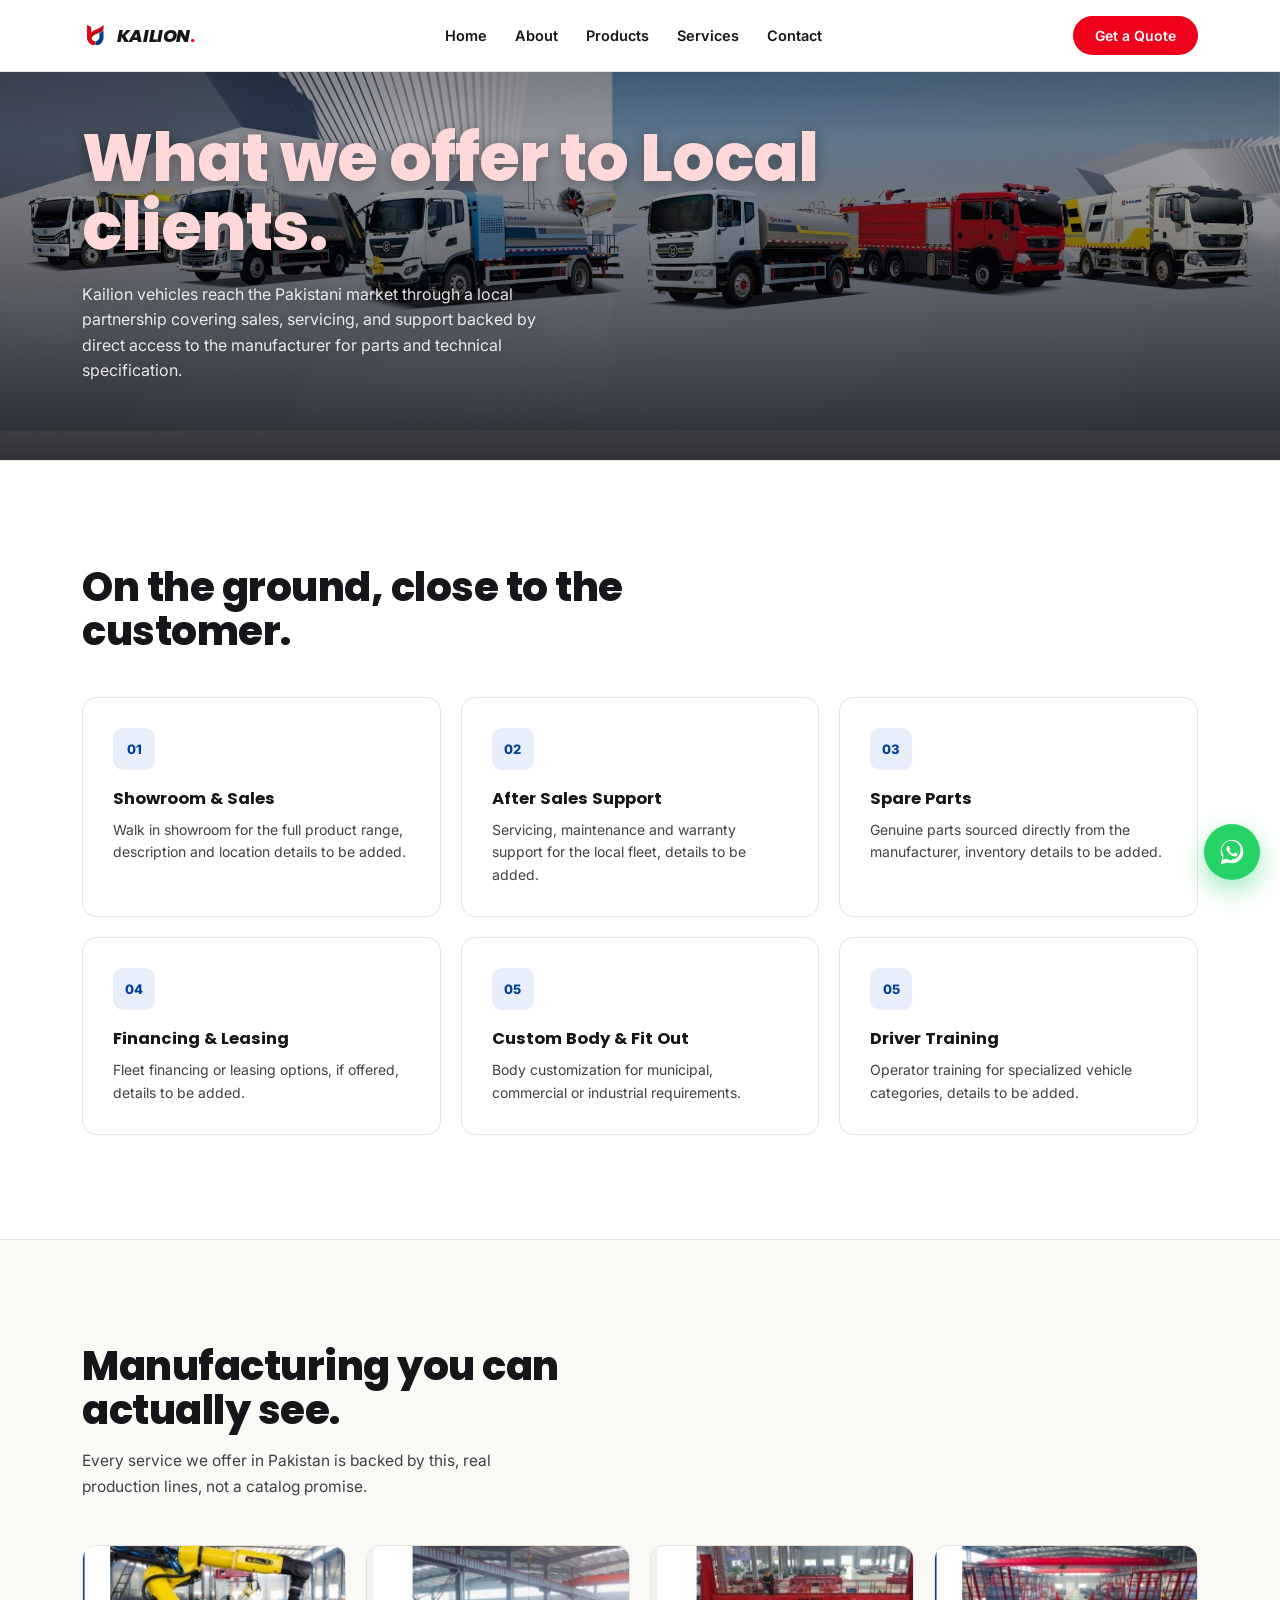
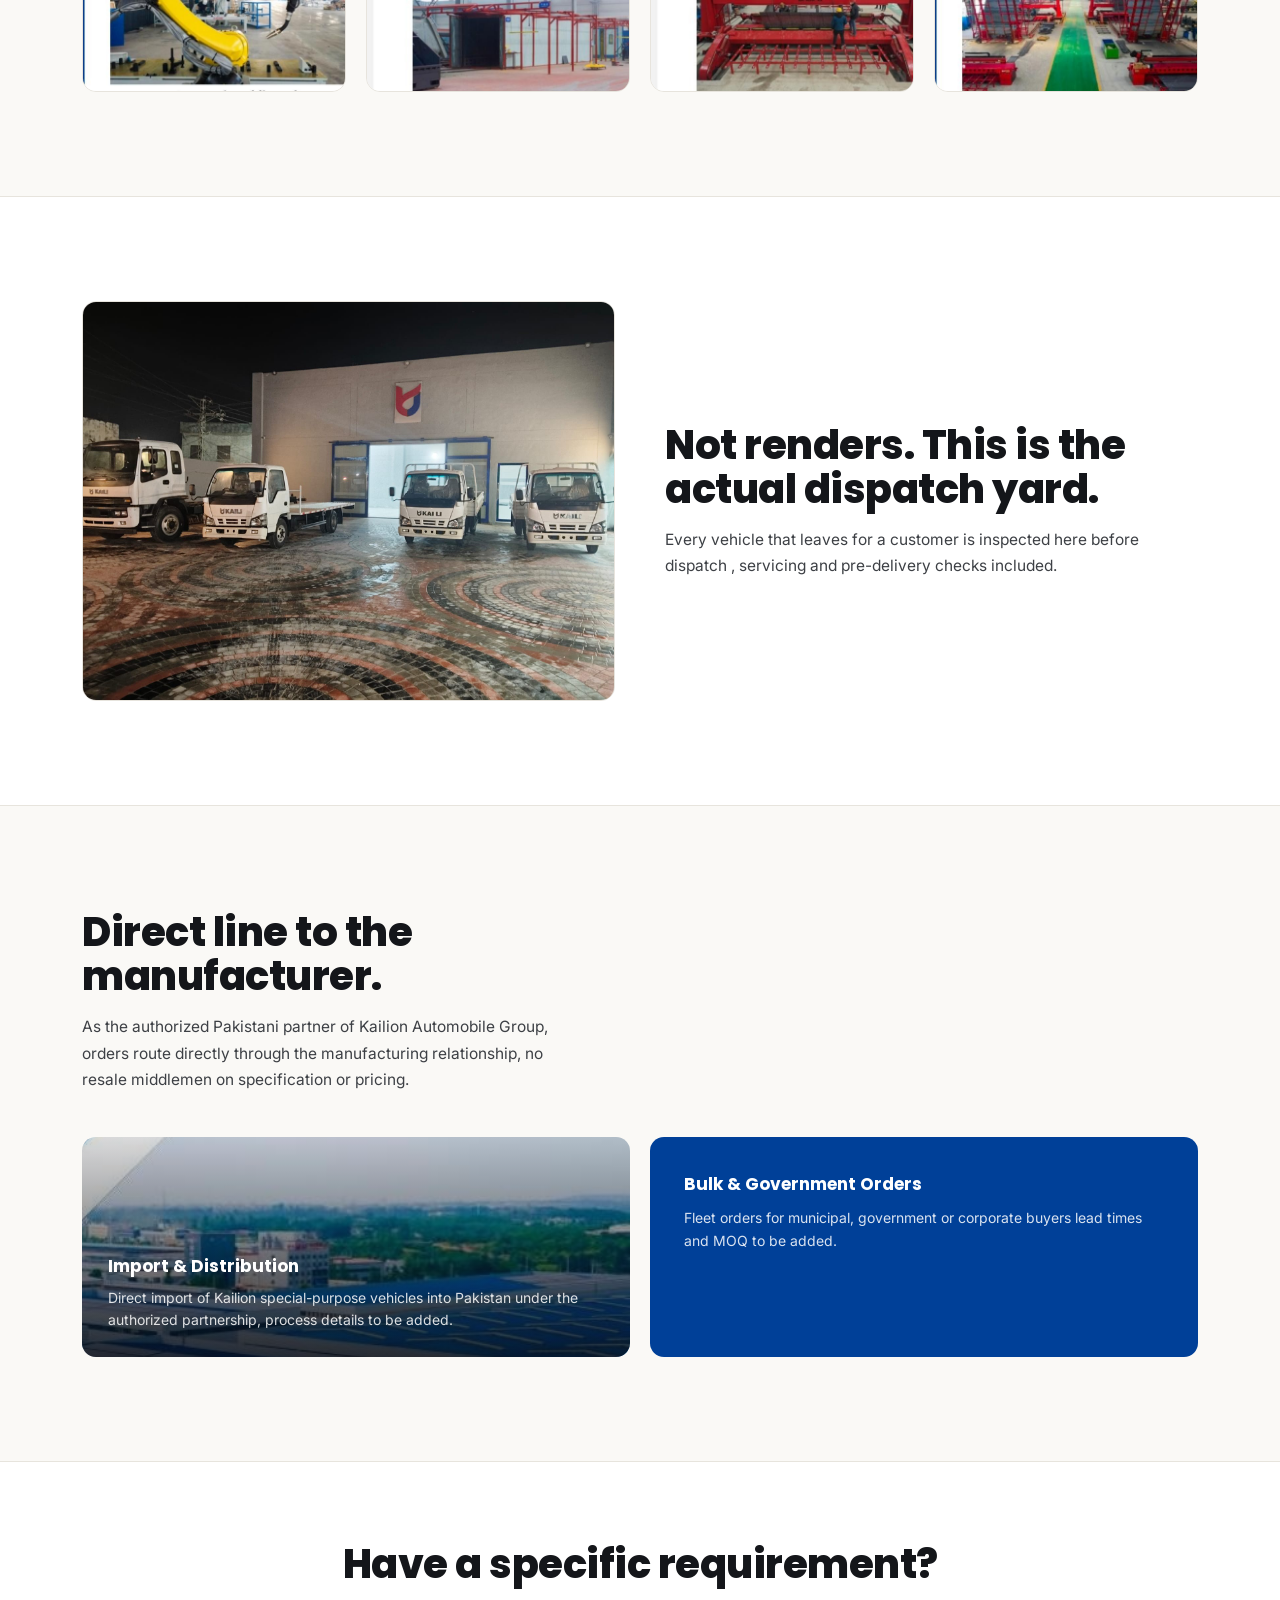
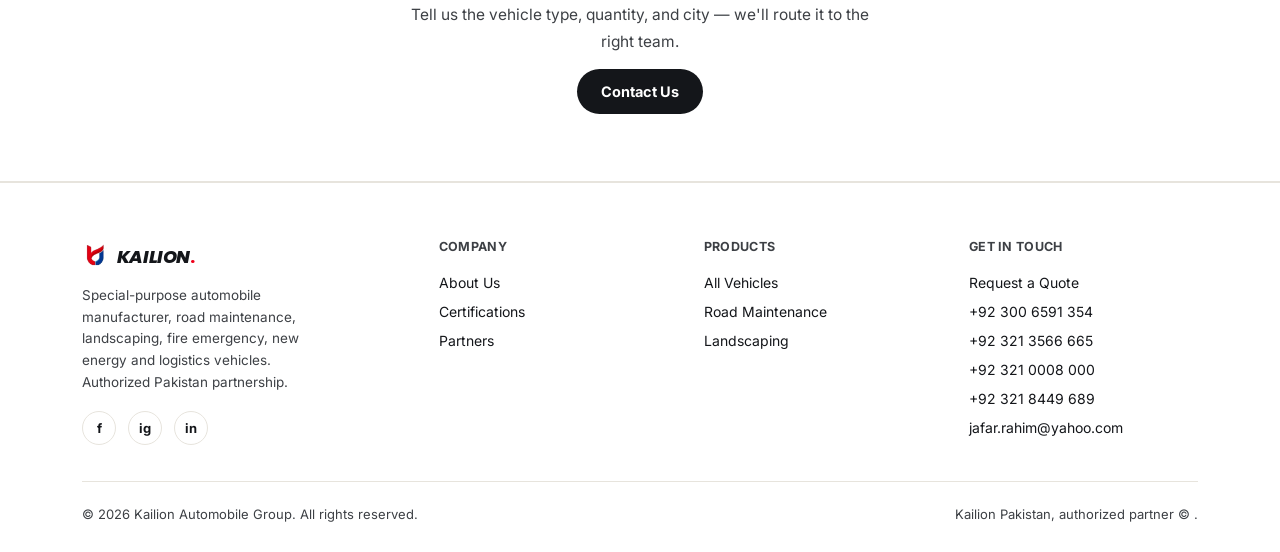
<file: service.html>
<!DOCTYPE html>
<html lang="en">
<head>
<meta charset="UTF-8">
<meta name="viewport" content="width=device-width, initial-scale=1.0">
<title>Services KailionTrucks Partners  Pakistan</title>
<meta name="description" content="Kailion Pakistan services: showroom sales, after-sales support, spare parts, servicing, and international import/export partnership with Kailion Automobile Group, China.">
<meta property="og:title" content="Services KailionTrucks Partners Pakistan">
<meta property="og:description" content="Local showroom, servicing and spare parts in Pakistan, backed by Kailion's international manufacturing partnership.">
<meta property="og:type" content="website">
<link rel="preconnect" href="https://fonts.googleapis.com">
<link rel="preconnect" href="https://fonts.gstatic.com" crossorigin>
<link href="https://fonts.googleapis.com/css2?family=Inter:wght@400;500;600;700;800&family=Poppins:ital,wght@0,700;0,800;1,700;1,800&display=swap" rel="stylesheet">
<!-- PASTE GOOGLE SEARCH CONSOLE VERIFICATION TAG HERE (only needed on index.html, but fine on every page) -->
<link rel="canonical" href="https://kailiontrucks.com/services.html">
<link rel="icon" type="image/x-icon" href="favicon.ico">
<link rel="icon" type="image/png" sizes="32x32" href="assets/img/favicon-32.png">
<link rel="icon" type="image/png" sizes="16x16" href="assets/img/favicon-16.png">
<link rel="apple-touch-icon" sizes="180x180" href="assets/img/apple-touch-icon.png">
<link rel="stylesheet" href="css/style.css">
</head>
<body>

<header id="siteHeader">
  <div class="wrap">
    <a class="logo" href="index.html"><img src="assets/img/kailion-logo.png" alt="Kailion" style="height:34px; width:auto;"><span class="logo-word">KAILION<span style="color:var(--red);font-style:normal;">.</span></span></a>
    <nav class="links">
      <a href="index.html">Home</a>
      <a href="about.html">About</a>
      <a href="products.html">Products</a>
      <a href="services.html" class="active">Services</a>
      <a href="contact.html">Contact</a>
    </nav>
    <a href="https://wa.me/923006591354?text=Hi%2C%20I%27m%20interested%20in%20Kailion%20vehicles" class="cta-pill" target="_blank" rel="noopener">Get a Quote</a>
    <button class="burger" id="burgerBtn" aria-label="Menu"><span></span><span></span><span></span></button>
  </div>
</header>

<div id="mobileNav">
  <div class="mtop"><div class="logo"><img src="assets/img/kailion-logo.png" alt="Kailion" style="height:34px; width:auto;"><span class="logo-word">KAILION<span style="color:var(--red);font-style:normal;">.</span></span></div><button class="close" id="mobileNavClose">×</button></div>
  <a href="index.html">Home</a>
  <a href="about.html">About</a>
  <a href="products.html">Products</a>
  <a href="services.html">Services</a>
  <a href="contact.html">Contact</a>
</div>

<section class="photo-hero" style="min-height:460px;">
  <img class="bgimg" src="assets/img/hero-lineup.jpg" alt="Kailion vehicle fleet lineup">
  <div class="scrim"></div>
  <div class="wrap content">
    <h1 class="hero-h"><span class="l"></span><span class="l"</span>What we offer to Local clients.</h1>
    <p class="hero-sub">Kailion vehicles reach the Pakistani market through a local partnership covering sales, servicing, and support backed by direct access to the manufacturer for parts and technical specification.</p>
  </div>
</section>

<!--
  HOW TO EDIT THIS PAGE:
  Each service below is one ".svc-card" block. Duplicate, rename, and
  edit the text to add more services. No coding needed beyond that.
-->
<section class="sec section-surface">
  <div class="wrap">
    <h2 class="sec-h reveal">On the ground, close to the customer.</h2>
    <div class="card-grid" style="grid-template-columns:repeat(3,1fr); margin-top:44px;">
      <div class="svc-card reveal" style="background:var(--surface); border:1px solid var(--line); border-radius:var(--radius); padding:30px;">
        <div style="width:42px; height:42px; border-radius:10px; background:var(--blue-tint); display:flex; align-items:center; justify-content:center; color:var(--blue); font-weight:800; font-size:13px; margin-bottom:16px;">01</div>
        <h4 style="font-size:16.5px; font-weight:700; margin-bottom:8px;">Showroom &amp; Sales</h4>
        <p style="font-size:14px; color:var(--muted); line-height:1.6;">Walk in showroom for the full product range, description and location details to be added.</p>
      </div>
      <div class="svc-card reveal rd1" style="background:var(--surface); border:1px solid var(--line); border-radius:var(--radius); padding:30px;">
        <div style="width:42px; height:42px; border-radius:10px; background:var(--blue-tint); display:flex; align-items:center; justify-content:center; color:var(--blue); font-weight:800; font-size:13px; margin-bottom:16px;">02</div>
        <h4 style="font-size:16.5px; font-weight:700; margin-bottom:8px;">After Sales Support</h4>
        <p style="font-size:14px; color:var(--muted); line-height:1.6;">Servicing, maintenance and warranty support for the local fleet, details to be added.</p>
      </div>
      <div class="svc-card reveal rd2" style="background:var(--surface); border:1px solid var(--line); border-radius:var(--radius); padding:30px;">
        <div style="width:42px; height:42px; border-radius:10px; background:var(--blue-tint); display:flex; align-items:center; justify-content:center; color:var(--blue); font-weight:800; font-size:13px; margin-bottom:16px;">03</div>
        <h4 style="font-size:16.5px; font-weight:700; margin-bottom:8px;">Spare Parts</h4>
        <p style="font-size:14px; color:var(--muted); line-height:1.6;">Genuine parts sourced directly from the manufacturer, inventory details to be added.</p>
      </div>
      <div class="svc-card reveal" style="background:var(--surface); border:1px solid var(--line); border-radius:var(--radius); padding:30px;">
        <div style="width:42px; height:42px; border-radius:10px; background:var(--blue-tint); display:flex; align-items:center; justify-content:center; color:var(--blue); font-weight:800; font-size:13px; margin-bottom:16px;">04</div>
        <h4 style="font-size:16.5px; font-weight:700; margin-bottom:8px;">Financing &amp; Leasing</h4>
        <p style="font-size:14px; color:var(--muted); line-height:1.6;">Fleet financing or leasing options, if offered, details to be added.</p>
      </div>
      <div class="svc-card reveal rd1" style="background:var(--surface); border:1px solid var(--line); border-radius:var(--radius); padding:30px;">
        <div style="width:42px; height:42px; border-radius:10px; background:var(--blue-tint); display:flex; align-items:center; justify-content:center; color:var(--blue); font-weight:800; font-size:13px; margin-bottom:16px;">05</div>
        <h4 style="font-size:16.5px; font-weight:700; margin-bottom:8px;">Custom Body &amp; Fit Out</h4>
        <p style="font-size:14px; color:var(--muted); line-height:1.6;">Body customization for municipal, commercial or industrial requirements.</p>
      </div>
      <div class="svc-card reveal rd2" style="background:var(--surface); border:1px solid var(--line); border-radius:var(--radius); padding:30px;">
        <div style="width:42px; height:42px; border-radius:10px; background:var(--blue-tint); display:flex; align-items:center; justify-content:center; color:var(--blue); font-weight:800; font-size:13px; margin-bottom:16px;">05</div>
        <h4 style="font-size:16.5px; font-weight:700; margin-bottom:8px;">Driver Training</h4>
        <p style="font-size:14px; color:var(--muted); line-height:1.6;">Operator training for specialized vehicle categories, details to be added.</p>
      </div>
    </div>
  </div>
</section>

<section class="sec">
  <div class="wrap">
    <h2 class="sec-h reveal">Manufacturing you can actually see.</h2>
    <p class="sec-p reveal">Every service we offer in Pakistan is backed by this, real production lines, not a catalog promise.</p>
    <div class="card-grid" style="grid-template-columns:repeat(4,1fr); margin-top:44px;">
      <div class="reveal" style="border-radius:var(--radius); overflow:hidden; border:1px solid var(--line);">
        <img src="assets/img/svc-welding-robot.jpg" alt="Automatic welding robot, Kailion factory">
      </div>
      <div class="reveal rd1" style="border-radius:var(--radius); overflow:hidden; border:1px solid var(--line);">
        <img src="assets/img/svc-paint-room.jpg" alt="Baking integrated paint room, Kailion factory">
      </div>
      <div class="reveal rd2" style="border-radius:var(--radius); overflow:hidden; border:1px solid var(--line);">
        <img src="assets/img/svc-laser-cutting.jpg" alt="High power fiber laser cutting machine, Kailion factory">
      </div>
      <div class="reveal" style="border-radius:var(--radius); overflow:hidden; border:1px solid var(--line);">
        <img src="assets/img/svc-tank-line.jpg" alt="Standardized tank making line, Kailion factory">
      </div>
    </div>
  </div>
</section>

<section class="sec section-surface">
  <div class="wrap" style="display:grid; grid-template-columns:1fr 1fr; gap:50px; align-items:center;">
    <div class="reveal" style="border-radius:var(--radius); overflow:hidden; border:1px solid var(--line);">
      <img src="assets/img/warehouse.jpg" alt="Kailion vehicles ready for dispatch">
    </div>
    <div class="reveal rd1">
      <h2 class="sec-h">Not renders. This is the actual dispatch yard.</h2>
      <p class="sec-p">Every vehicle that leaves for a customer is inspected here before dispatch , servicing and pre-delivery checks included.</p>
    </div>
  </div>
</section>

<section class="sec">
  <div class="wrap">
    <h2 class="sec-h reveal">Direct line to the manufacturer.</h2>
    <p class="sec-p reveal">As the authorized Pakistani partner of Kailion Automobile Group, orders route directly through the manufacturing relationship, no resale middlemen on specification or pricing.</p>
    <div class="card-grid" style="grid-template-columns:repeat(2,1fr); margin-top:44px;">
      <div class="reveal" style="position:relative; border-radius:var(--radius); overflow:hidden; min-height:220px; display:flex; align-items:flex-end;">
        <img src="assets/img/factory-aerial.jpg" alt="Kailion manufacturing campus, Hubei China" style="position:absolute; inset:0; width:100%; height:100%; object-fit:cover;">
        <div style="position:absolute; inset:0; background:linear-gradient(180deg, rgba(4,6,12,0.15), rgba(4,6,12,0.82));"></div>
        <div style="position:relative; z-index:2; padding:26px; color:#fff;">
          <h4 style="font-size:17px; font-weight:700; margin-bottom:8px;">Import &amp; Distribution</h4>
          <p style="font-size:14px; color:rgba(255,255,255,0.85); line-height:1.6;">Direct import of Kailion special-purpose vehicles into Pakistan under the authorized partnership, process details to be added.</p>
        </div>
      </div>
      <div class="reveal rd1" style="background:var(--blue); color:#fff; border-radius:var(--radius); padding:34px;">
        <h4 style="font-size:17px; font-weight:700; margin-bottom:10px;">Bulk &amp; Government Orders</h4>
        <p style="font-size:14px; color:rgba(255,255,255,0.85); line-height:1.6;">Fleet orders for municipal, government or corporate buyers lead times and MOQ to be added.</p>
      </div>
    </div>
  </div>
</section>

<section class="sec section-surface" style="text-align:center; padding:80px 0;">
  <div class="wrap">
    <h2 class="sec-h reveal" style="margin:0 auto; text-align:center;">Have a specific requirement?</h2>
    <p class="sec-p reveal" style="margin:16px auto 0; text-align:center;">Tell us the vehicle type, quantity, and city — we'll route it to the right team.</p>
    <div style="margin-top:26px;"><a href="contact.html" class="btn-dark">Contact Us</a></div>
  </div>
</section>

<footer>
  <div class="wrap">
    <div class="fgrid">
      <div>
        <div class="logo" style="margin-bottom:12px;"><img src="assets/img/kailion-logo.png" alt="Kailion" style="height:34px; width:auto;"><span class="logo-word">KAILION<span style="color:var(--red);font-style:normal;">.</span></span></div>
        <p style="font-size:13.5px; color:var(--muted); line-height:1.6; max-width:260px;">Special-purpose automobile manufacturer, road maintenance, landscaping, fire emergency, new energy and logistics vehicles. Authorized Pakistan partnership.</p>
        <div class="social-row" style="margin-top:18px;">
          <a href="#" aria-label="Facebook">f</a>
          <a href="#" aria-label="Instagram">ig</a>
          <a href="#" aria-label="LinkedIn">in</a>
        </div>
      </div>
      <div><h5>Company</h5><div class="flist"><a href="about.html">About Us</a><a href="about.html#certs">Certifications</a><a href="about.html#partners">Partners</a></div></div>
      <div><h5>Products</h5><div class="flist"><a href="products.html">All Vehicles</a><a href="products.html">Road Maintenance</a><a href="products.html">Landscaping</a></div></div>
      <div><h5>Get In Touch</h5><div class="flist"><a href="contact.html">Request a Quote</a><a href="tel:+923006591354">+92 300 6591 354</a><a href="tel:+923213566665">+92 321 3566 665</a><a href="tel:+923210008000">+92 321 0008 000</a><a href="tel:+923218449689">+92 321 8449 689</a><a href="mailto:jafar.rahim@yahoo.com">jafar.rahim@yahoo.com</a></div></div>
    </div>
    <div class="fbottom">
      <div>© 2026 Kailion Automobile Group. All rights reserved.</div>
      <div>Kailion Pakistan, authorized partner © .</div>
    </div>
  </div>
</footer>


<a href="https://wa.me/923006591354?text=Hi%2C%20I%27m%20interested%20in%20Kailion%20vehicles" class="wa-float" target="_blank" rel="noopener" aria-label="Chat on WhatsApp">
  <svg viewBox="0 0 32 32" width="30" height="30" xmlns="http://www.w3.org/2000/svg"><path fill="#fff" d="M16.02 3C9.4 3 4 8.4 4 15.02c0 2.35.66 4.55 1.8 6.44L4 29l7.72-1.75a11.9 11.9 0 0 0 4.3.8h.01c6.62 0 12.02-5.4 12.02-12.03C28.05 8.4 22.65 3 16.02 3Zm0 21.9h-.01a9.9 9.9 0 0 1-5.05-1.39l-.36-.21-4.58 1.04 1.06-4.46-.24-.38a9.86 9.86 0 0 1-1.52-5.48c0-5.47 4.45-9.92 9.93-9.92 2.65 0 5.14 1.03 7.01 2.9a9.85 9.85 0 0 1 2.9 7.02c0 5.47-4.45 9.88-9.14 9.88Zm5.44-7.41c-.3-.15-1.76-.87-2.03-.97-.27-.1-.47-.15-.67.15-.2.3-.77.97-.94 1.17-.17.2-.35.22-.65.07-.3-.15-1.24-.46-2.37-1.47-.87-.78-1.47-1.74-1.64-2.04-.17-.3-.02-.46.13-.6.13-.13.3-.35.45-.52.15-.17.2-.3.3-.5.1-.2.05-.37-.02-.52-.07-.15-.67-1.62-.92-2.22-.24-.58-.49-.5-.67-.51h-.57c-.2 0-.52.07-.79.37-.27.3-1.04 1.02-1.04 2.48 0 1.46 1.07 2.87 1.22 3.07.15.2 2.1 3.2 5.08 4.49.71.31 1.26.49 1.69.62.71.23 1.36.2 1.87.12.57-.08 1.76-.72 2-1.42.25-.69.25-1.29.17-1.42-.07-.13-.27-.2-.57-.35Z"/></svg>
</a>

<script src="js/main.js"></script>
</body>
</html>
</file>
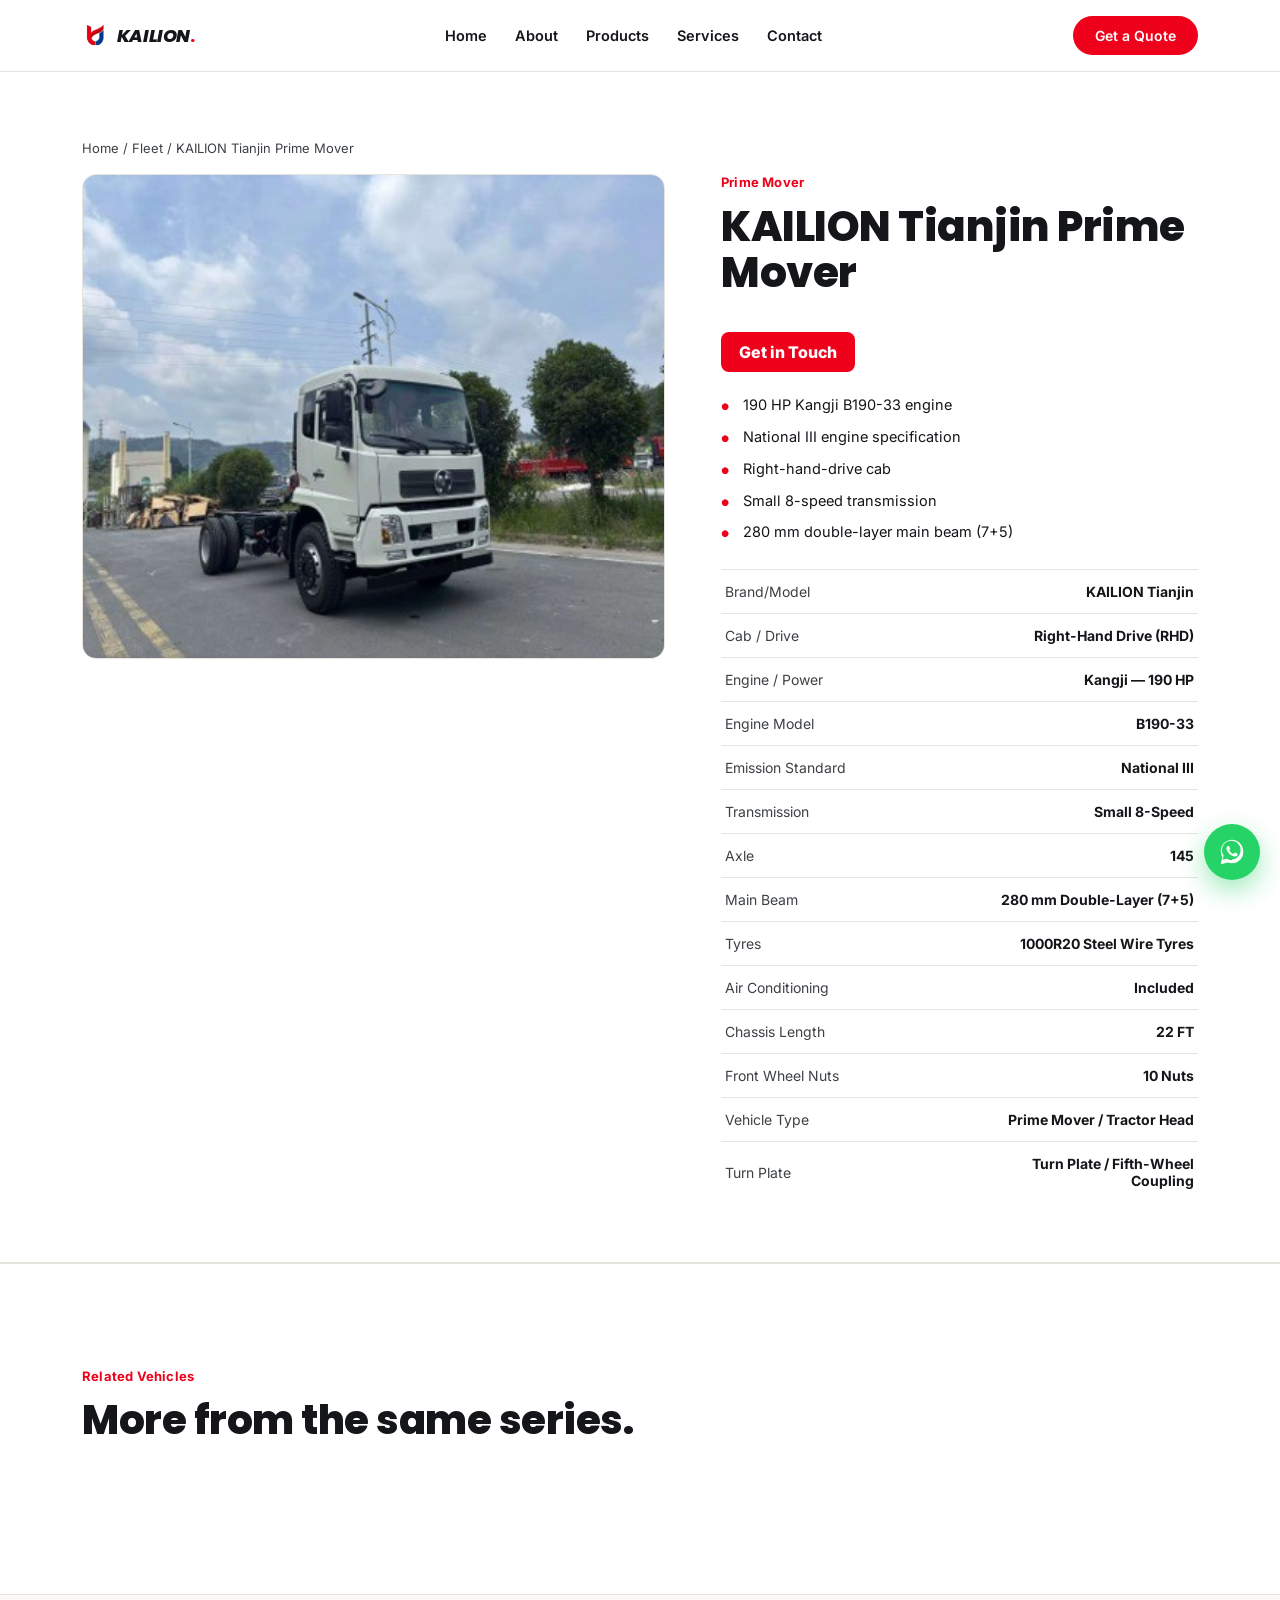
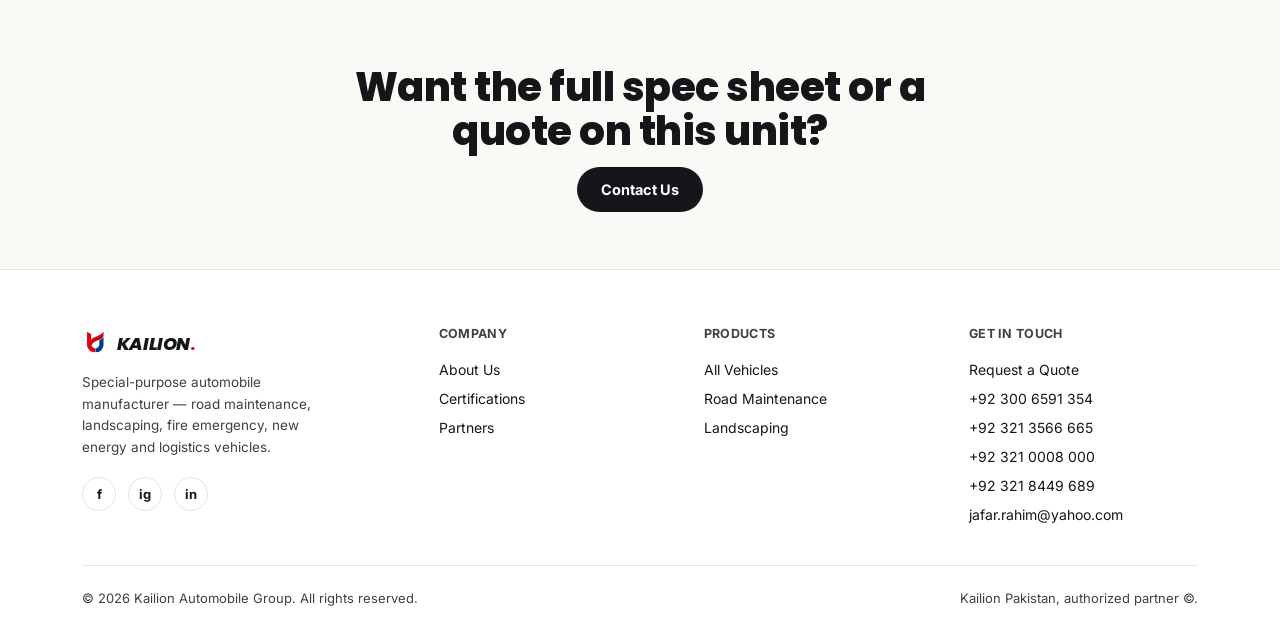
<file: truck.html>
<!DOCTYPE html>
<html lang="en">
<head>
<meta charset="UTF-8">
<meta name="viewport" content="width=device-width, initial-scale=1.0">
<title>Trucks Shower KailionTrucks Partners </title>
<meta name="description" content="Technical specifications, pricing and photos for Kailion special purpose vehicles.">
<meta property="og:type" content="website">
<link rel="preconnect" href="https://fonts.googleapis.com">
<link rel="preconnect" href="https://fonts.gstatic.com" crossorigin>
<link href="https://fonts.googleapis.com/css2?family=Inter:wght@400;500;600;700;800&family=Poppins:ital,wght@0,700;0,800;1,700;1,800&display=swap" rel="stylesheet">
<!-- PASTE GOOGLE SEARCH CONSOLE VERIFICATION TAG HERE (only needed on index.html, but fine on every page) -->
<link rel="icon" type="image/x-icon" href="favicon.ico">
<link rel="icon" type="image/png" sizes="32x32" href="assets/img/favicon-32.png">
<link rel="icon" type="image/png" sizes="16x16" href="assets/img/favicon-16.png">
<link rel="apple-touch-icon" sizes="180x180" href="assets/img/apple-touch-icon.png">
<link rel="stylesheet" href="css/style.css">
</head>
<body>

<header id="siteHeader">
  <div class="wrap">
    <a class="logo" href="index.html"><img src="assets/img/kailion-logo.png" alt="Kailion" style="height:34px; width:auto;"><span class="logo-word">KAILION<span style="color:var(--red);font-style:normal;">.</span></span></a>
        <nav class="links">
      <a href="index.html">Home</a>
      <a href="about.html">About</a>
      <a href="products.html" class="active">Products</a>
      <a href="services.html">Services</a>
      <a href="contact.html">Contact</a>
    </nav>
    <a href="https://wa.me/923006591354?text=Hi%2C%20I%27m%20interested%20in%20Kailion%20vehicles" class="cta-pill" target="_blank" rel="noopener">Get a Quote</a>
    <button class="burger" id="burgerBtn" aria-label="Menu"><span></span><span></span><span></span></button>
  </div>
</header>

<div id="mobileNav">
  <div class="mtop"><div class="logo"><img src="assets/img/kailion-logo.png" alt="Kailion" style="height:34px; width:auto;"><span class="logo-word">KAILION<span style="color:var(--red);font-style:normal;">.</span></span></div><button class="close" id="mobileNavClose">×</button></div>
    <a href="index.html">Home</a>
  <a href="about.html">About</a>
  <a href="products.html">Products</a>
  <a href="services.html">Services</a>
  <a href="contact.html">Contact</a>
</div>

<section class="detail-hero">
  <div id="truckDetail"><!-- filled by js --></div>
</section>

<section class="sec section-surface">
  <div class="wrap">
    <div class="kicker reveal">Related Vehicles</div>
    <h2 class="sec-h reveal">More from the same series.</h2>
    <div class="card-grid" id="relatedTrucks"></div>
  </div>
</section>

<section class="sec" style="padding:70px 0; text-align:center;">
  <div class="wrap">
    <h2 class="sec-h reveal" style="margin:0 auto; text-align:center;">Want the full spec sheet or a quote on this unit?</h2>
    <div style="margin-top:26px;">
      <a href="contact.html" class="btn-dark">Contact Us</a>
    </div>
  </div>
</section>

<footer>
  <div class="wrap">
    <div class="fgrid">
      <div>
        <div class="logo" style="margin-bottom:12px;"><img src="assets/img/kailion-logo.png" alt="Kailion" style="height:34px; width:auto;"><span class="logo-word">KAILION<span style="color:var(--red);font-style:normal;">.</span></span></div>
        <p style="font-size:13.5px; color:var(--muted); line-height:1.6; max-width:260px;">Special-purpose automobile manufacturer — road maintenance, landscaping, fire emergency, new energy and logistics vehicles.</p>
        <div class="social-row" style="margin-top:18px;">
          <a href="#" aria-label="Facebook">f</a>
          <a href="#" aria-label="Instagram">ig</a>
          <a href="#" aria-label="LinkedIn">in</a>
        </div>
      </div>
      <div><h5>Company</h5><div class="flist"><a href="about.html">About Us</a><a href="about.html#certs">Certifications</a><a href="about.html#partners">Partners</a></div></div>
      <div><h5>Products</h5><div class="flist"><a href="products.html">All Vehicles</a><a href="products.html">Road Maintenance</a><a href="products.html">Landscaping</a></div></div>
      <div><h5>Get In Touch</h5><div class="flist"><a href="contact.html">Request a Quote</a><a href="tel:+923006591354">+92 300 6591 354</a><a href="tel:+923213566665">+92 321 3566 665</a><a href="tel:+923210008000">+92 321 0008 000</a><a href="tel:+923218449689">+92 321 8449 689</a><a href="mailto:jafar.rahim@yahoo.com">jafar.rahim@yahoo.com</a></div></div>
    </div>
    <div class="fbottom">
      <div>© 2026 Kailion Automobile Group. All rights reserved.</div>
      <div>Kailion Pakistan, authorized partner ©.</div>
    </div>
  </div>
</footer>

<script src="js/trucks-data.js"></script>

<a href="https://wa.me/923006591354?text=Hi%2C%20I%27m%20interested%20in%20Kailion%20vehicles" class="wa-float" target="_blank" rel="noopener" aria-label="Chat on WhatsApp">
  <svg viewBox="0 0 32 32" width="30" height="30" xmlns="http://www.w3.org/2000/svg"><path fill="#fff" d="M16.02 3C9.4 3 4 8.4 4 15.02c0 2.35.66 4.55 1.8 6.44L4 29l7.72-1.75a11.9 11.9 0 0 0 4.3.8h.01c6.62 0 12.02-5.4 12.02-12.03C28.05 8.4 22.65 3 16.02 3Zm0 21.9h-.01a9.9 9.9 0 0 1-5.05-1.39l-.36-.21-4.58 1.04 1.06-4.46-.24-.38a9.86 9.86 0 0 1-1.52-5.48c0-5.47 4.45-9.92 9.93-9.92 2.65 0 5.14 1.03 7.01 2.9a9.85 9.85 0 0 1 2.9 7.02c0 5.47-4.45 9.88-9.14 9.88Zm5.44-7.41c-.3-.15-1.76-.87-2.03-.97-.27-.1-.47-.15-.67.15-.2.3-.77.97-.94 1.17-.17.2-.35.22-.65.07-.3-.15-1.24-.46-2.37-1.47-.87-.78-1.47-1.74-1.64-2.04-.17-.3-.02-.46.13-.6.13-.13.3-.35.45-.52.15-.17.2-.3.3-.5.1-.2.05-.37-.02-.52-.07-.15-.67-1.62-.92-2.22-.24-.58-.49-.5-.67-.51h-.57c-.2 0-.52.07-.79.37-.27.3-1.04 1.02-1.04 2.48 0 1.46 1.07 2.87 1.22 3.07.15.2 2.1 3.2 5.08 4.49.71.31 1.26.49 1.69.62.71.23 1.36.2 1.87.12.57-.08 1.76-.72 2-1.42.25-.69.25-1.29.17-1.42-.07-.13-.27-.2-.57-.35Z"/></svg>
</a>

<script src="js/main.js"></script>
<script>renderTruckDetail();</script>
</body>
</html>
</file>
<file: css/style.css>
:root{
  --bg:#FAF9F6;
  --surface:#FFFFFF;
  --ink:#14161A;
  --muted:#3D4045;
  --line:#E7E4DD;
  --blue:#004098;
  --blue-deep:#002F70;
  --blue-tint:#E7EEF9;
  --red:#EF001B;
  --red-tint:#FDE6E8;
  --radius:14px;
  --font:'Inter', -apple-system, sans-serif;
  --font-display:'Poppins', -apple-system, sans-serif;
}
h1,h2,h3,h4,.fact-card .n,.trust-item .n,.stat-block .n{font-family:var(--font-display);}
.logo-word{font-family:var(--font-display); font-style:italic; font-weight:800; letter-spacing:-0.4px;}
*{margin:0;padding:0;box-sizing:border-box;}
html{scroll-behavior:smooth;}
body{background:var(--bg); color:var(--ink); font-family:var(--font); overflow-x:hidden; -webkit-font-smoothing:antialiased;}
@media (prefers-reduced-motion: reduce){*{animation-duration:.01ms !important; transition-duration:.01ms !important; scroll-behavior:auto !important;}}
a{color:inherit; text-decoration:none;}
img{max-width:100%; display:block;}
ul{list-style:none;}
.wrap{max-width:1180px; margin:0 auto; padding:0 32px;}
@media(max-width:640px){.wrap{padding:0 20px;}}

/* header */
header{position:fixed; top:0; left:0; right:0; z-index:70; padding:16px 0; transition:padding .3s ease, box-shadow .3s ease; background:var(--surface); border-bottom:1px solid var(--line);}
header.scrolled{padding:12px 0; box-shadow:0 4px 20px rgba(20,22,26,0.06);}
header .wrap{display:flex; align-items:center; justify-content:space-between;}
.logo{display:flex; align-items:center; gap:10px; font-weight:800; font-size:18px; letter-spacing:-0.3px;}
.logo img{height:30px; width:auto;}
nav.links{display:flex; gap:28px; font-size:14.5px; font-weight:500;}
@media(max-width:920px){nav.links{display:none;}}
nav.links a{position:relative; padding:4px 0; opacity:1; font-weight:600;}
nav.links a:hover, nav.links a.active{opacity:1;}
.cta-pill{background:var(--red); color:#fff; font-weight:600; font-size:14px; padding:11px 22px; border-radius:100px; transition:transform .2s ease, background .2s ease; white-space:nowrap;}
.cta-pill:hover{transform:translateY(-1px); background:#C40016;}

/* mobile nav */
.burger{display:none; flex-direction:column; gap:5px; cursor:pointer; background:none; border:none; padding:12px; margin:-12px; min-width:44px; min-height:44px; align-items:center; justify-content:center;}
.burger span{width:22px; height:2px; background:currentColor; display:block;}
@media(max-width:920px){.burger{display:flex;}}
/* Bulletproof mobile safety net — forces single column on any grid, even inline-styled ones */
@media(max-width:640px){
  .card-grid, [style*="grid-template-columns"] { grid-template-columns: 1fr !important; }
  .detail-grid, .contact-grid { grid-template-columns: 1fr !important; }
}
@media(min-width:641px) and (max-width:900px){
  [style*="grid-template-columns:repeat(3"],
  [style*="grid-template-columns:repeat(4"] { grid-template-columns: repeat(2,1fr) !important; }
}
@media(max-width:920px){
  header .cta-pill{display:none;}
}
@media(max-width:480px){
  .logo-word{font-size:16px;}
  .logo svg{width:24px; height:24px;}
  h1.hero-h{letter-spacing:-0.5px;}
  .eyebrow{font-size:11.5px; letter-spacing:0.1px; flex-wrap:wrap;}
  #trust .wrap{gap:22px 14px;}
  footer .fgrid{grid-template-columns:1fr;}
  .photo-hero .content{padding-bottom:34px;}
  .photo-hero{min-height:460px !important;}
}
img{-webkit-user-drag:none;}
#mobileNav{overflow-y:auto;}
body.nav-open{overflow:hidden;}
#mobileNav{position:fixed; inset:0; z-index:90; background:var(--bg); display:none; flex-direction:column; padding:26px 24px;}
#mobileNav.open{display:flex;}
#mobileNav .mtop{display:flex; justify-content:space-between; align-items:center; margin-bottom:40px;}
#mobileNav a{font-size:22px; font-weight:700; padding:14px 0; border-bottom:1px solid var(--line);}
#mobileNav .close{background:none; border:none; font-size:28px; line-height:1; cursor:pointer;}

/* generic hero (photo) */
.photo-hero{min-height:400px; position:relative; display:flex; align-items:flex-end;}
.hero-main{height:86vh; min-height:560px; overflow:hidden;}
.photo-hero .bgimg{position:absolute; inset:0; width:100%; height:100%; object-fit:cover;}
.slide-track{position:absolute; inset:0;}
.photo-hero .bgimg.slide{opacity:0; transition:opacity 1.4s ease;}
.photo-hero .bgimg.slide.active{opacity:1;}
.slide-dots{position:absolute; bottom:22px; right:26px; z-index:6; display:flex; gap:8px;}
.dot-ind{width:8px; height:8px; border-radius:50%; background:rgba(255,255,255,0.45); cursor:pointer; transition:background .3s ease, transform .3s ease; border:none; padding:0;}
.dot-ind.active{background:#fff; transform:scale(1.3);}
@media(max-width:640px){.slide-dots{right:16px; bottom:16px;}}
.hero-main .bgimg{height:112%;}
.photo-hero .scrim{position:absolute; inset:0; background:linear-gradient(180deg, rgba(4,6,12,0.55) 0%, rgba(4,6,12,0.35) 30%, rgba(4,6,12,0.82) 100%);}
.photo-hero .content h1, .photo-hero .content p, .photo-hero .content .eyebrow{text-shadow:0 2px 14px rgba(0,0,0,0.35);}
.photo-hero .content{position:relative; z-index:3; color:#fff; padding-bottom:76px; width:100%;}
.eyebrow{font-size:13px; font-weight:600; letter-spacing:0.3px; display:flex; align-items:center; gap:8px; margin-bottom:16px; opacity:0; animation:fadeUp .7s ease forwards .1s;}
.eyebrow .dot{width:6px; height:6px; border-radius:50%; background:var(--red);}
h1.hero-h{font-size:clamp(32px,6vw,66px); font-weight:800; line-height:1.04; letter-spacing:-1px; max-width:760px;}
h1.hero-h .l{display:block; opacity:0; transform:translateY(34px); animation:fadeUp .85s cubic-bezier(.2,.7,.2,1) forwards;}
h1.hero-h .l:nth-child(1){animation-delay:.02s;}
h1.hero-h .l:nth-child(2){animation-delay:.16s; color:#FFD9D9;}
@keyframes fadeUp{to{opacity:1; transform:translateY(0);}}
.hero-sub{max-width:480px; font-size:16px; line-height:1.6; opacity:0; animation:fadeUp .8s ease forwards .38s; margin-top:20px; color:rgba(255,255,255,0.88);}
.hero-ctas{display:flex; gap:14px; margin-top:30px; opacity:0; animation:fadeUp .8s ease forwards .5s; flex-wrap:wrap;}
.btn-solid{background:#fff; color:var(--ink); padding:14px 24px; font-weight:700; font-size:14.5px; border-radius:100px; transition:transform .2s ease;}
.btn-solid:hover{transform:translateY(-2px);}
.btn-outline{border:1.5px solid rgba(255,255,255,0.55); color:#fff; padding:14px 24px; font-weight:600; font-size:14.5px; border-radius:100px; transition:background .2s ease, border-color .2s ease;}
.btn-outline:hover{background:rgba(255,255,255,0.12); border-color:#fff;}
.btn-dark{background:var(--ink); color:#fff; padding:14px 24px; font-weight:700; font-size:14.5px; border-radius:100px; transition:transform .2s ease, background .2s ease;}
.btn-dark:hover{transform:translateY(-2px); background:var(--blue-deep);}

/* trust bar */
#trust{background:var(--surface); border-bottom:1px solid var(--line);}
#trust .wrap{display:flex; justify-content:space-between; padding:26px 32px; flex-wrap:wrap; gap:18px;}
.trust-item .n{font-size:25px; font-weight:800; letter-spacing:-0.5px;}
.trust-item .l{font-size:12px; color:var(--muted); margin-top:2px;}

/* reveal */
.reveal{opacity:0; transform:translateY(28px); transition:opacity .8s cubic-bezier(.2,.7,.2,1), transform .8s cubic-bezier(.2,.7,.2,1);}
.reveal.in{opacity:1; transform:translateY(0);}
.rd1{transition-delay:.1s;} .rd2{transition-delay:.2s;} .rd3{transition-delay:.3s;}

.sec{padding:104px 0;}
@media(max-width:640px){.sec{padding:64px 0;}}
.kicker{font-size:13px; color:var(--red); font-weight:700; margin-bottom:14px; letter-spacing:0.2px;}
h2.sec-h{font-size:clamp(25px,3.6vw,40px); font-weight:800; line-height:1.1; letter-spacing:-0.5px; max-width:600px;}
p.sec-p{color:var(--muted); font-size:15.5px; line-height:1.7; max-width:480px; margin-top:16px;}

/* cards */
.card-grid{display:grid; grid-template-columns:repeat(4,1fr); gap:20px; margin-top:48px;}
@media(max-width:980px){.card-grid{grid-template-columns:repeat(2,1fr);}}
@media(max-width:560px){.card-grid{grid-template-columns:1fr;}}
.truck-card{background:var(--surface); border:1px solid var(--line); border-radius:var(--radius); overflow:hidden; transition:transform .25s ease, box-shadow .25s ease, border-color .25s ease; display:flex; flex-direction:column;}
.truck-card:hover{transform:translateY(-5px); box-shadow:0 22px 44px -22px rgba(20,22,26,0.22); border-color:transparent;}
.truck-card .thumb{aspect-ratio:4/3; overflow:hidden; background:#F1EFEA; position:relative;}
.truck-card .thumb img{width:100%; height:100%; object-fit:cover; transition:transform .5s ease;}
.truck-card:hover .thumb img{transform:scale(1.06);}
.truck-card .cat{position:absolute; top:10px; left:10px; background:rgba(255,255,255,0.92); font-size:10.5px; font-weight:700; padding:5px 10px; border-radius:100px; color:var(--blue);}
.truck-card .body{padding:16px 16px 18px;}
.truck-card h4{font-size:14.5px; font-weight:700; line-height:1.3; margin-bottom:2px;}
.truck-card .cn{font-size:12px; color:var(--muted); margin-bottom:10px;}
.truck-card .tag{display:inline-block; font-size:11px; font-weight:600; color:var(--muted);}
.truck-card .specbadge{display:inline-block; margin-top:10px; font-size:11px; font-weight:700; color:var(--blue);}

footer{background:var(--surface); padding:56px 0 30px; border-top:1px solid var(--line); margin-top:0;}
footer .fgrid{display:grid; grid-template-columns:1.4fr 1fr 1fr 1fr; gap:36px; padding-bottom:36px; border-bottom:1px solid var(--line);}
@media(max-width:780px){footer .fgrid{grid-template-columns:1fr 1fr; gap:28px;}}
footer h5{font-size:12.5px; font-weight:700; color:var(--muted); margin-bottom:14px; letter-spacing:0.3px; text-transform:uppercase;}
footer .flist a{display:block; font-size:14px; padding:6px 0; color:var(--ink); opacity:1;}
footer .flist a:hover{color:var(--blue);}
footer .fbottom{display:flex; justify-content:space-between; align-items:center; flex-wrap:wrap; gap:14px; padding-top:24px; font-size:13px; color:var(--muted);}
.social-row{display:flex; gap:12px;}
.social-row a{width:34px; height:34px; border:1px solid var(--line); border-radius:50%; display:flex; align-items:center; justify-content:center; font-size:13px; font-weight:700; color:var(--ink); transition:background .2s ease, color .2s ease;}
.social-row a:hover{background:var(--blue); color:#fff; border-color:var(--blue);}

::selection{background:var(--red-tint); color:var(--ink);}

/* section variants reused across pages */
.section-surface{background:var(--surface); border-top:1px solid var(--line); border-bottom:1px solid var(--line);}
.pill{display:inline-flex; align-items:center; gap:6px; font-size:12px; font-weight:700; color:var(--blue); background:var(--blue-tint); padding:6px 12px; border-radius:100px;}

/* filter tabs (services page) */
.filter-row{display:flex; gap:10px; flex-wrap:wrap; margin-top:34px;}
.filter-btn{background:var(--surface); border:1px solid var(--line); padding:9px 18px; border-radius:100px; font-size:13.5px; font-weight:600; cursor:pointer; transition:background .2s ease, color .2s ease, border-color .2s ease;}
.filter-btn:hover{border-color:var(--blue);}
.filter-btn.active{background:var(--ink); color:#fff; border-color:var(--ink);}

/* forms */
.form-card{background:var(--surface); border:1px solid var(--line); border-radius:var(--radius); padding:36px;}
.form-row{display:flex; flex-direction:column; gap:16px;}
.form-2col{display:grid; grid-template-columns:1fr 1fr; gap:16px;}
@media(max-width:560px){.form-2col{grid-template-columns:1fr;}}
.form-row label{font-size:12.5px; font-weight:600; color:var(--muted); margin-bottom:6px; display:block;}
.form-row input, .form-row select, .form-row textarea{
  width:100%; background:var(--bg); border:1px solid var(--line); color:var(--ink);
  padding:13px 15px; border-radius:8px; font-family:var(--font); font-size:14.5px;
}
.form-row input:focus, .form-row select:focus, .form-row textarea:focus{outline:2px solid var(--blue); outline-offset:1px; border-color:var(--blue);}
.form-row textarea{resize:vertical; min-height:100px;}
.submit-btn{background:var(--blue); color:#fff; font-weight:700; font-size:14.5px; padding:14px 26px; border-radius:100px; border:none; cursor:pointer; transition:background .2s ease, transform .2s ease;}
.submit-btn:hover{background:var(--blue-deep); transform:translateY(-1px);}
.form-note{font-size:12.5px; color:var(--muted); margin-top:12px; line-height:1.6;}

/* stats diamonds (about) */
.fact-grid{display:grid; grid-template-columns:repeat(4,1fr); gap:20px; margin-top:52px;}
@media(max-width:860px){.fact-grid{grid-template-columns:repeat(2,1fr);}}
.fact-card{background:var(--blue); color:#fff; border-radius:var(--radius); padding:28px 22px; text-align:center;}
.fact-card .n{font-size:32px; font-weight:800;}
.fact-card .l{font-size:12.5px; margin-top:8px; line-height:1.5; opacity:0.9;}

/* truck detail */
.detail-hero{position:relative; padding-top:140px; padding-bottom:60px; background:var(--surface); border-bottom:1px solid var(--line);}
.detail-grid{display:grid; grid-template-columns:1.1fr 0.9fr; gap:56px; align-items:flex-start;}
@media(max-width:900px){.detail-grid{grid-template-columns:1fr;}}
.detail-photo{border-radius:var(--radius); overflow:hidden; border:1px solid var(--line); background:#F1EFEA;}
.detail-photo img{width:100%; height:auto; display:block;}
.detail-crumb{font-size:13px; color:var(--muted); margin-bottom:18px;}
.detail-crumb a:hover{color:var(--blue);}
.price-tag{display:inline-block; background:var(--red); color:#fff; font-weight:800; font-size:16px; padding:10px 18px; border-radius:8px; margin-top:18px;}
.price-note{font-size:12px; color:var(--muted); margin-top:8px; max-width:360px; line-height:1.5;}
.spec-table{width:100%; margin-top:26px; border-collapse:collapse;}
.spec-table tr{border-top:1px solid var(--line);}
.spec-table td{padding:13px 4px; font-size:14px;}
.spec-table td:first-child{color:var(--muted); width:52%;}
.spec-table td:last-child{font-weight:700; text-align:right;}
.feature-list{margin-top:22px; display:flex; flex-direction:column; gap:10px;}
.feature-list li{font-size:14.5px; padding-left:22px; position:relative; line-height:1.5;}
.feature-list li::before{content:'●'; color:var(--red); position:absolute; left:0; font-size:9px; top:6px;}

.wa-float{position:fixed; right:20px; bottom:20px; z-index:80; width:56px; height:56px; border-radius:50%; background:#25D366; display:flex; align-items:center; justify-content:center; box-shadow:0 10px 26px rgba(37,211,102,0.45); transition:transform .2s ease;}
.wa-float:hover{transform:scale(1.08);}
@media(max-width:480px){.wa-float{width:50px; height:50px; right:14px; bottom:14px;}}
</file>
